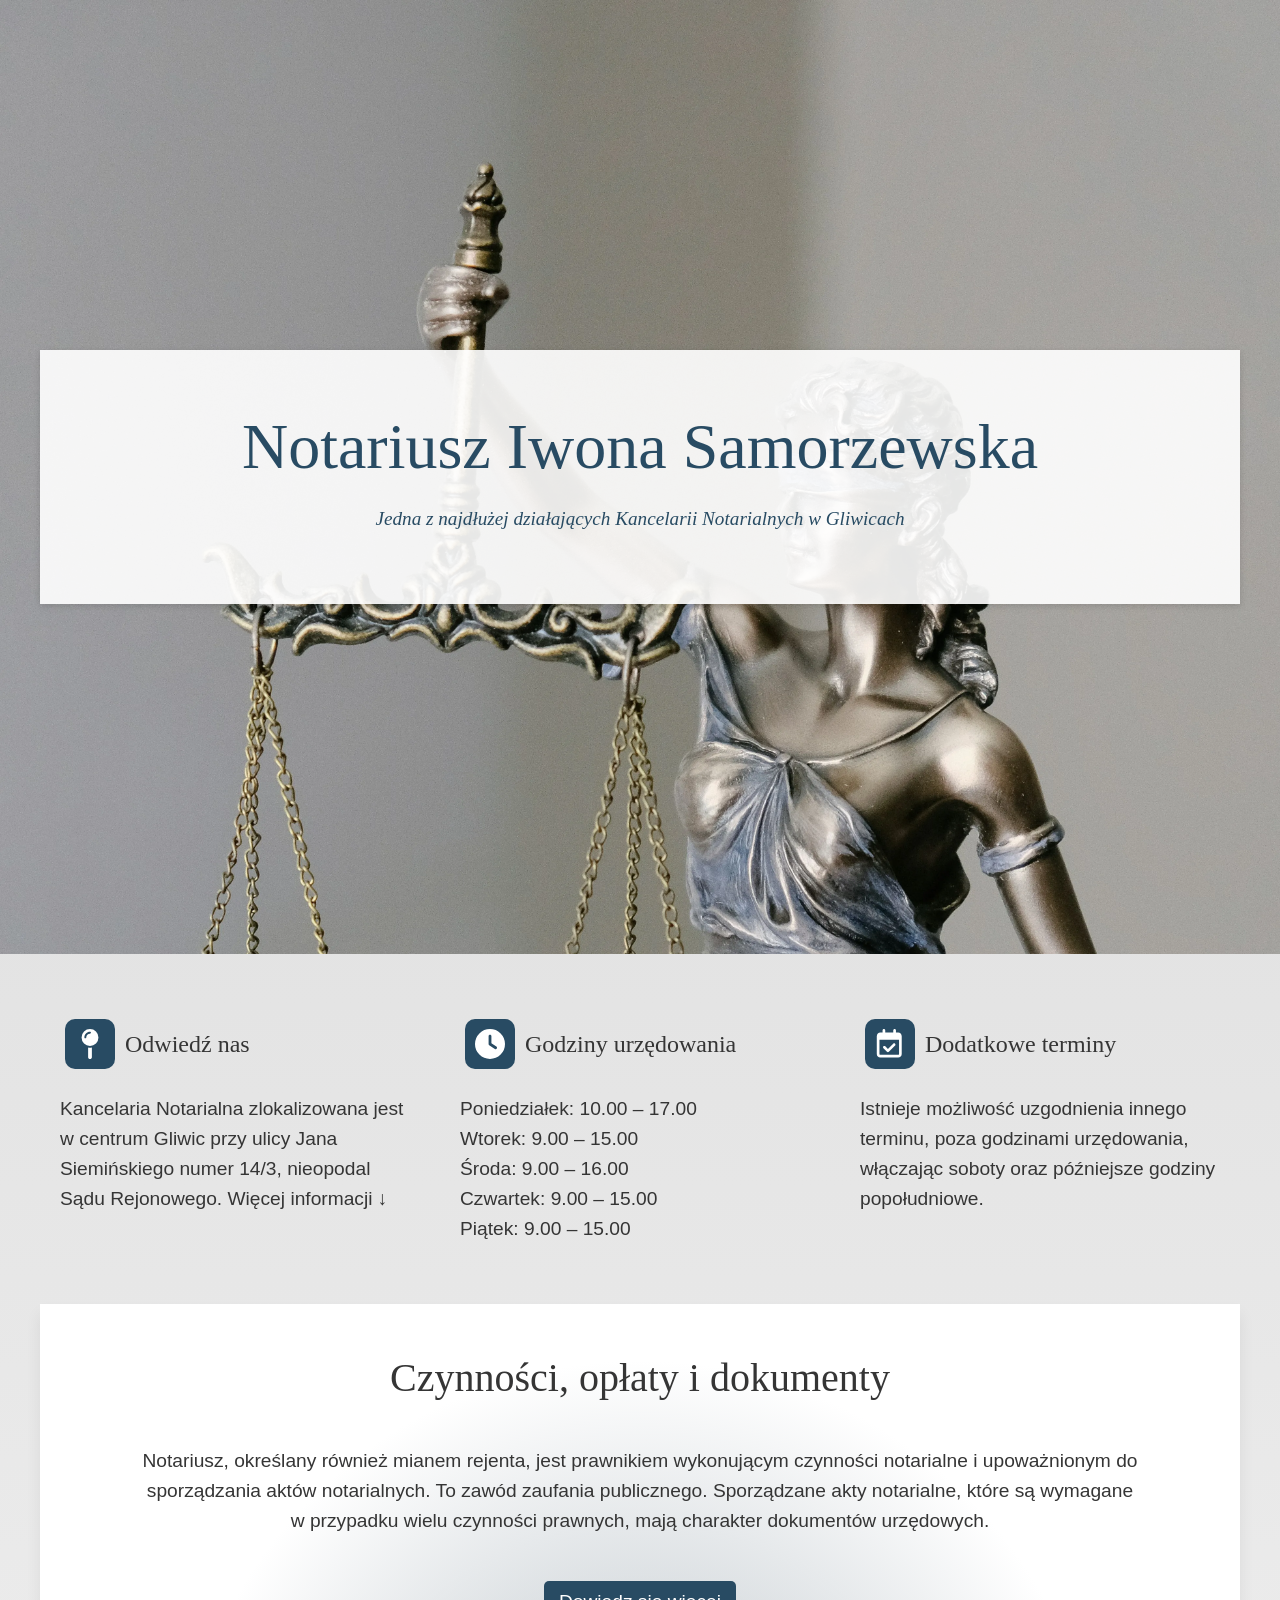
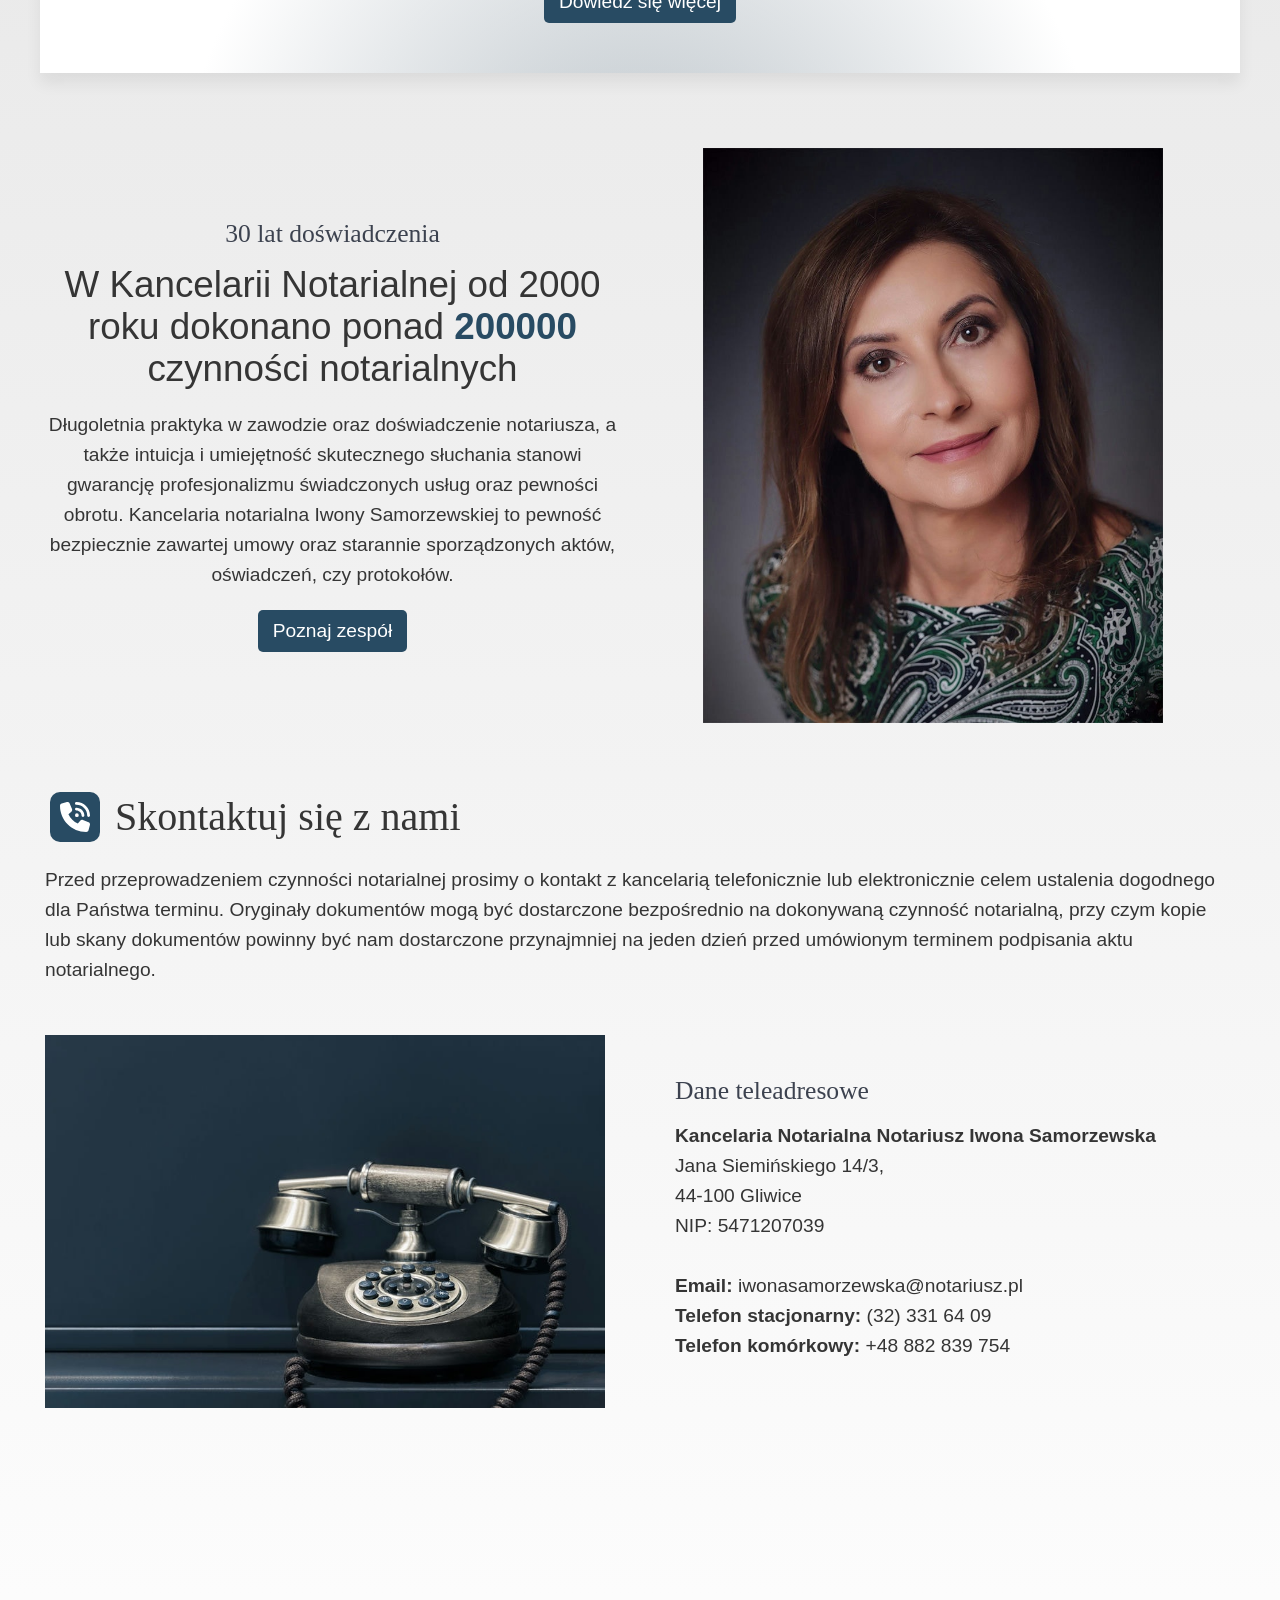
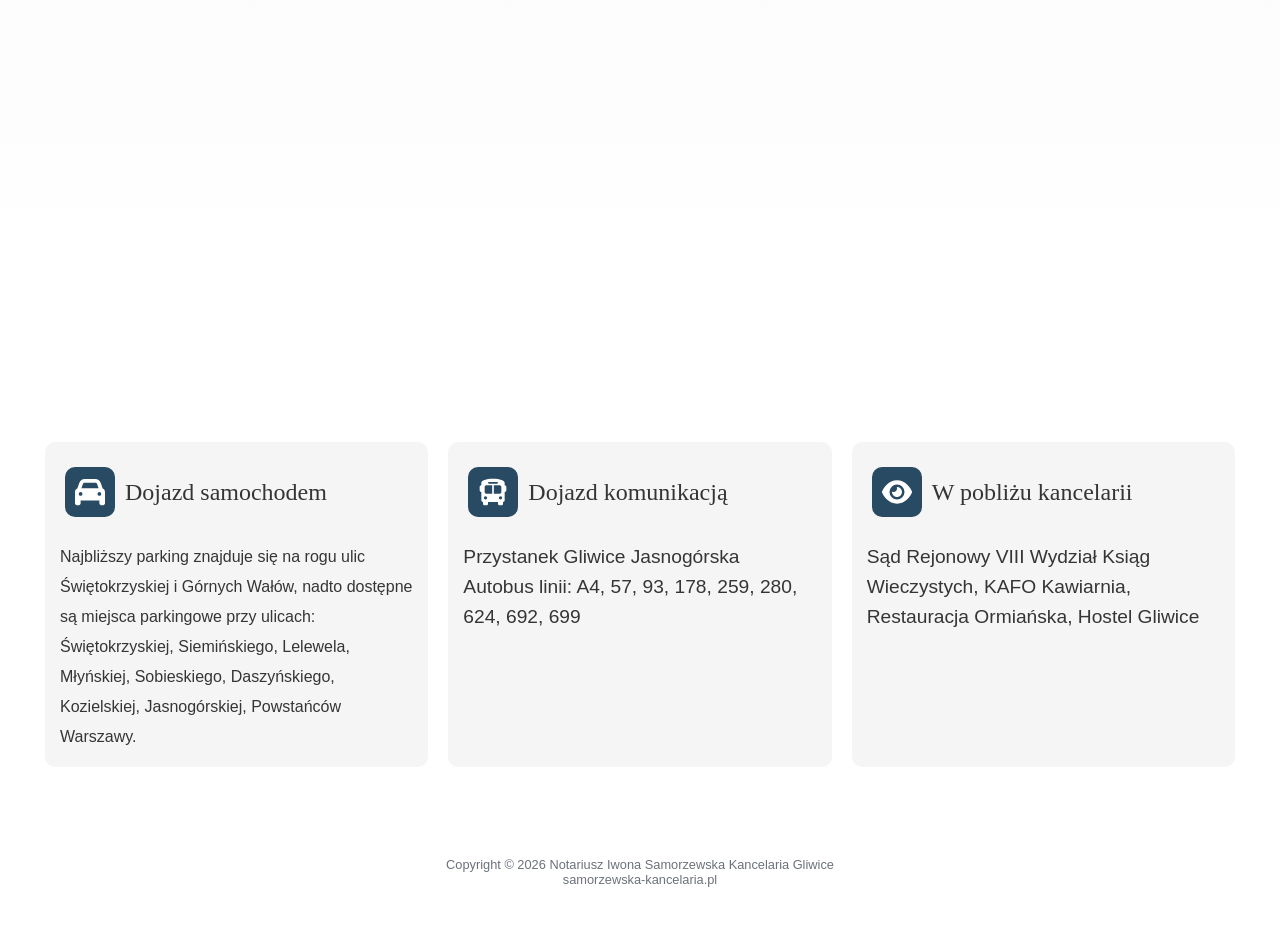
<file: index.html>
<!doctype html>
<html lang="pl">
  <head>
    <meta charset="utf-8" />
    <title>Kancelaria Notarialna Gliwice Notariusz Iwona Samorzewska</title>
    <meta name="viewport" content="width=device-width,initial-scale=1" />
    <meta
      name="description"
      content="Notariusz Gliwice, ul. Siemińskiego 14/3, Kancelaria Notarialna Iwona Samorzewska - Akty, spadki, sprzedaże, darowizny, poświadczenia"
    />
    <link rel="canonical" href="https://samorzewska-kancelaria.pl/" />
    <link rel="icon" type="image/x-icon" href="assets/favicon.ico" />
    <meta property="og:type" content="website" />
    <meta
      property="og:title"
      content="Kancelaria Notarialna Gliwice Notariusz Iwona Samorzewska"
    />
    <meta
      property="og:description"
      content="Notariusz Gliwice, ul. Siemińskiego 14/3, Kancelaria Notarialna Iwona Samorzewska - Akty, spadki, sprzedaże, darowizny, poświadczenia"
    />
    <meta
      property="og:site_name"
      content="Notariusz Gliwice Iwona Samorzewska"
    />
    <meta property="og:url" content="https://samorzewska-kancelaria.pl/" />
    <meta
      property="og:image"
      content="https://samorzewska-kancelaria.pl/assets/iwona_samorzewska_4x5.jpg"
    />
    <meta property="og:image:type" content="image/jpeg" />
    <meta property="og:image:width" content="800" />
    <meta property="og:image:height" content="1000" />
    <meta property="og:locale" content="pl_PL" />
    <meta name="copyright" content="Notariusz Iwona Samorzewska" />
    <meta name="robots" content="index,follow" />
    <script type="application/ld+json">
    {
      "@context": "https://schema.org",
      "@type": "LegalService",
      "name": "Kancelaria Notarialna Notariusz Iwona Samorzewska",
      "url": "https://samorzewska-kancelaria.pl/",
      "telephone": ["+48323316409", "+48882839754"],
      "email": "iwonasamorzewska@notariusz.pl",
      "address": {
        "@type": "PostalAddress",
        "streetAddress": "Jana Siemińskiego 14/3",
        "postalCode": "44-100",
        "addressLocality": "Gliwice",
        "addressCountry": "PL"
      },
      "openingHoursSpecification": [
        {
          "@type": "OpeningHoursSpecification",
          "dayOfWeek": "Monday",
          "opens": "10:00",
          "closes": "17:00"
        },
        {
          "@type": "OpeningHoursSpecification",
          "dayOfWeek": "Tuesday",
          "opens": "09:00",
          "closes": "15:00"
        },
        {
          "@type": "OpeningHoursSpecification",
          "dayOfWeek": "Wednesday",
          "opens": "09:00",
          "closes": "16:00"
        },
        {
          "@type": "OpeningHoursSpecification",
          "dayOfWeek": ["Thursday", "Friday"],
          "opens": "09:00",
          "closes": "15:00"
        }
      ],
      "image": "https://samorzewska-kancelaria.pl/assets/iwona_samorzewska_4x5.jpg"
    }
    </script>
    <link rel="stylesheet" href="./css/style.css" />
  </head>
  <body id="iau9">
    <div id="irz7b" class="gjs-grid-row">
      <div id="iycz3" class="gjs-grid-column">
        <h1 id="irjua" class="gjs-heading">Notariusz Iwona Samorzewska</h1>
        <div id="itndw" class="text-main-content">
          <i id="i432i"
            >Jedna z najdłużej działających Kancelarii Notarialnych w
            Gliwicach</i
          ><br />
        </div>
      </div>
    </div>
    <div id="ioyxg" class="gjs-grid-row">
      <div id="i8w4i" class="gjs-grid-column">
        <div id="i6vc68" class="gjs-grid-row">
          <div id="ikn4ld" class="gjs-grid-column feature-item">
            <div id="inju0h" class="gjs-grid-row">
              <div id="iiixob" class="gjs-grid-column">
                <div
                  data-type-icon
                  id="ie5x2d"
                  class="gjs-icon gjs-feature-icon"
                >
                  <svg height="100%" width="100%" viewBox="0 0 320 512">
                    <path
                      d="M16 144a144 144 0 1 1 288 0A144 144 0 1 1 16 144zM160 80c8.8 0 16-7.2 16-16s-7.2-16-16-16c-53 0-96 43-96 96c0 8.8 7.2 16 16 16s16-7.2 16-16c0-35.3 28.7-64 64-64zM128 480V317.1c10.4 1.9 21.1 2.9 32 2.9s21.6-1 32-2.9V480c0 17.7-14.3 32-32 32s-32-14.3-32-32z"
                    ></path>
                  </svg>
                </div>
              </div>
              <div id="iyng1k" class="gjs-grid-column">
                <h3 id="io3fhf" class="gjs-heading">Odwiedź nas</h3>
              </div>
            </div>
            <div id="iipnnj" class="text-main-content">
              Kancelaria Notarialna zlokalizowana jest w centrum Gliwic przy
              ulicy Jana Siemińskiego numer 14/3, nieopodal Sądu Rejonowego.
              <a
                href="#kontakt"
                id="i1os0a"
                title="Notariusz Gliwice - Kontakt"
                class="gjs-link"
                >Więcej informacji ↓</a
              >
            </div>
          </div>
          <div id="i1bokv" class="gjs-grid-column feature-item">
            <div id="ia7zu9" class="gjs-grid-row">
              <div id="ie5135" class="gjs-grid-column">
                <div
                  data-type-icon
                  id="ij7fmu"
                  class="gjs-icon gjs-feature-icon"
                >
                  <svg viewBox="0 0 512 512">
                    <path
                      d="M256 0a256 256 0 1 1 0 512A256 256 0 1 1 256 0zM232 120V256c0 8 4 15.5 10.7 20l96 64c11 7.4 25.9 4.4 33.3-6.7s4.4-25.9-6.7-33.3L280 243.2V120c0-13.3-10.7-24-24-24s-24 10.7-24 24z"
                    ></path>
                  </svg>
                </div>
              </div>
              <div id="iev1pf" class="gjs-grid-column">
                <h3 id="ia3ny8" class="gjs-heading">Godziny urzędowania</h3>
              </div>
            </div>
            <div id="in6zqk" class="text-main-content">
              Poniedziałek: 10.00 – 17.00<br />Wtorek: 9.00 – 15.00<br />Środa:
              9.00 – 16.00<br />Czwartek: 9.00 – 15.00<br />Piątek: 9.00 – 15.00
            </div>
          </div>
          <div id="icxbyd" class="gjs-grid-column feature-item">
            <div id="inkpuw" class="gjs-grid-row">
              <div id="iwgl8h" class="gjs-grid-column">
                <div
                  data-type-icon
                  id="ixpuwy"
                  class="gjs-icon gjs-feature-icon"
                >
                  <svg height="95%" width="95%" viewBox="0 0 448 512">
                    <path
                      d="M128 0c13.3 0 24 10.7 24 24V64H296V24c0-13.3 10.7-24 24-24s24 10.7 24 24V64h40c35.3 0 64 28.7 64 64v16 48V448c0 35.3-28.7 64-64 64H64c-35.3 0-64-28.7-64-64V192 144 128C0 92.7 28.7 64 64 64h40V24c0-13.3 10.7-24 24-24zM400 192H48V448c0 8.8 7.2 16 16 16H384c8.8 0 16-7.2 16-16V192zM329 297L217 409c-9.4 9.4-24.6 9.4-33.9 0l-64-64c-9.4-9.4-9.4-24.6 0-33.9s24.6-9.4 33.9 0l47 47 95-95c9.4-9.4 24.6-9.4 33.9 0s9.4 24.6 0 33.9z"
                    ></path>
                  </svg>
                </div>
              </div>
              <div id="iou8wk" class="gjs-grid-column">
                <h3 id="iiwuk6" class="gjs-heading">
                  Dodatkowe terminy
                </h3>
              </div>
            </div>
            <div id="iyznvm" class="text-main-content">
              Istnieje możliwość uzgodnienia innego terminu, poza godzinami
              urzędowania, włączając soboty oraz późniejsze godziny
              popołudniowe.
            </div>
          </div>
        </div>
      </div>
    </div>
    <div id="iz29ek" class="gjs-grid-row">
      <div id="ik2rdi" class="gjs-grid-column">
        <h2 id="i83vu9" class="gjs-heading">Czynności, opłaty i dokumenty</h2>
        <div id="in201n" class="text-main-content">
          Notariusz, określany również mianem rejenta, jest prawnikiem
          wykonującym czynności notarialne i upoważnionym do sporządzania aktów
          notarialnych. To zawód zaufania publicznego. Sporządzane akty
          notarialne, które są wymagane w przypadku wielu czynności prawnych,
          mają charakter dokumentów urzędowych.<br />
        </div>
        <a href="dokumenty.html" id="iszhx2" class="gjs-button"
          >Dowiedz się więcej</a
        >
      </div>
    </div>
    <div id="iy3gvg" class="gjs-grid-row">
      <div id="ic14th" class="gjs-grid-column">
        <div id="i3pixy" class="gjs-grid-row">
          <div id="i43nxt" class="gjs-grid-column">
            <h4 id="i07x4i" class="gjs-heading gjs-text-blue">
              30 lat doświadczenia
            </h4>
            <h2 id="iso4pj" class="gjs-heading">
              W Kancelarii Notarialnej od 2000 roku dokonano ponad
              <span id="ig8kqv">200000</span> czynności notarialnych
            </h2>
            <div id="i1wssf" class="text-main-content">
              Długoletnia praktyka w zawodzie oraz doświadczenie notariusza, a
              także intuicja i umiejętność skutecznego słuchania stanowi
              gwarancję profesjonalizmu świadczonych usług oraz pewności obrotu.
              Kancelaria notarialna Iwony Samorzewskiej to pewność bezpiecznie
              zawartej umowy oraz starannie sporządzonych aktów, oświadczeń, czy
              protokołów.
            </div>
            <a id="iwgwt5" href="zespol.html" class="gjs-button"
              >Poznaj zespół</a
            >
          </div>
          <div id="i6sl0p" class="gjs-grid-column feature-item">
            <img
              id="if8xew"
              alt="Notariusz Iwona Samorzewska"
              src="assets/iwona_samorzewska_4x5.jpg"
              loading="lazy"
            />
          </div>
        </div>
      </div>
    </div>
    <div id="feature-section" class="gjs-grid-row">
      <div id="imymf" class="gjs-grid-column">
        <div id="ib541" class="gjs-grid-row">
          <div id="iepks" class="gjs-grid-column">
            <div id="iu48d7" class="gjs-grid-row">
              <div id="iwveu3" class="gjs-grid-column">
                <div
                  data-type-icon
                  id="imnaog"
                  class="gjs-icon gjs-feature-icon"
                >
                  <svg viewBox="0 0 512 512">
                    <path
                      d="M280 0C408.1 0 512 103.9 512 232c0 13.3-10.7 24-24 24s-24-10.7-24-24c0-101.6-82.4-184-184-184c-13.3 0-24-10.7-24-24s10.7-24 24-24zm8 192a32 32 0 1 1 0 64 32 32 0 1 1 0-64zm-32-72c0-13.3 10.7-24 24-24c75.1 0 136 60.9 136 136c0 13.3-10.7 24-24 24s-24-10.7-24-24c0-48.6-39.4-88-88-88c-13.3 0-24-10.7-24-24zM117.5 1.4c19.4-5.3 39.7 4.6 47.4 23.2l40 96c6.8 16.3 2.1 35.2-11.6 46.3L144 207.3c33.3 70.4 90.3 127.4 160.7 160.7L345 318.7c11.2-13.7 30-18.4 46.3-11.6l96 40c18.6 7.7 28.5 28 23.2 47.4l-24 88C481.8 499.9 466 512 448 512C200.6 512 0 311.4 0 64C0 46 12.1 30.2 29.5 25.4l88-24z"
                    ></path>
                  </svg>
                </div>
              </div>
              <div id="ijqs14" class="gjs-grid-column">
                <h2 id="iw0j2l" class="gjs-heading">Skontaktuj się z nami</h2>
              </div>
            </div>
            <div id="i6fjjy" class="text-main-content">
              Przed przeprowadzeniem czynności notarialnej prosimy o kontakt z
              kancelarią telefonicznie lub elektronicznie celem ustalenia
              dogodnego dla Państwa terminu. Oryginały dokumentów mogą być
              dostarczone bezpośrednio na dokonywaną czynność notarialną, przy
              czym kopie lub skany dokumentów powinny być nam dostarczone
              przynajmniej na jeden dzień przed umówionym terminem podpisania
              aktu notarialnego.<br />
            </div>
          </div>
        </div>
        <div id="icwz5z" class="gjs-grid-row">
          <div class="gjs-grid-column">
            <img src="assets/phone.jpg" id="ipxmyp" alt="Telefon" loading="lazy" />
          </div>
          <div id="i1x47v" class="gjs-grid-column">
            <h4 id="iafzgg" class="gjs-heading gjs-text-blue">
              Dane teleadresowe
            </h4>
            <div id="kontakt" title="Kontakt" class="text-main-content">
              <b>Kancelaria Notarialna Notariusz Iwona Samorzewska</b><br />Jana
              Siemińskiego 14/3, <br />44-100 Gliwice<br />NIP: 5471207039<br /><br /><b
                >Email:</b
              >
              <a
                href="mailto:iwonasamorzewska@notariusz.pl?subject=Zapytanie ze strony internetowej"
                id="if8kny"
                title="Samorzewska Notariusz Gliwice"
                class="gjs-link"
                >iwonasamorzewska@notariusz.pl</a
              ><br /><b>Telefon stacjonarny:</b>
              <a href="tel:323316409" title="Zadzwoń teraz" class="gjs-link"
                >(32) 331 64 09</a
              ><br /><b>Telefon komórkowy:</b>
              <a href="tel:+48882839754" title="Zadzwoń teraz" class="gjs-link"
                >+48 882 839 754</a
              >
            </div>
          </div>
        </div>
      </div>
    </div>
    <div id="testimonial-section" class="gjs-grid-row">
      <div id="infwen" class="gjs-grid-column">
        <iframe
          frameborder="0"
          id="iko0tr"
          src="https://maps.google.com/maps?&q=samorzewska kancelaria, 44-100 Gliwice&z=15&t=q&output=embed"
        ></iframe>
      </div>
    </div>
    <div id="i3wzvd" class="gjs-grid-row">
      <div id="i893as" class="gjs-grid-column">
        <div id="i2trwh" class="gjs-grid-row">
          <div id="imc34h" class="gjs-grid-column feature-item">
            <div id="i92jei" class="gjs-grid-row">
              <div id="ilstbv" class="gjs-grid-column">
                <div
                  data-type-icon
                  id="i6m3ug"
                  class="gjs-icon gjs-feature-icon"
                >
                  <svg viewBox="0 0 512 512">
                    <path
                      d="M135.2 117.4L109.1 192H402.9l-26.1-74.6C372.3 104.6 360.2 96 346.6 96H165.4c-13.6 0-25.7 8.6-30.2 21.4zM39.6 196.8L74.8 96.3C88.3 57.8 124.6 32 165.4 32H346.6c40.8 0 77.1 25.8 90.6 64.3l35.2 100.5c23.2 9.6 39.6 32.5 39.6 59.2V400v48c0 17.7-14.3 32-32 32H448c-17.7 0-32-14.3-32-32V400H96v48c0 17.7-14.3 32-32 32H32c-17.7 0-32-14.3-32-32V400 256c0-26.7 16.4-49.6 39.6-59.2zM128 288a32 32 0 1 0 -64 0 32 32 0 1 0 64 0zm288 32a32 32 0 1 0 0-64 32 32 0 1 0 0 64z"
                    ></path>
                  </svg>
                </div>
              </div>
              <div id="iz9nbk" class="gjs-grid-column">
                <h3 id="i9slge" class="gjs-heading">Dojazd samochodem</h3>
              </div>
            </div>
            <div id="im99va" class="text-main-content">
              Najbliższy parking znajduje się na rogu ulic Świętokrzyskiej i
              Górnych Wałów, nadto dostępne są miejsca parkingowe przy ulicach:
              Świętokrzyskiej, Siemińskiego, Lelewela, Młyńskiej, Sobieskiego,
              Daszyńskiego, Kozielskiej, Jasnogórskiej, Powstańców Warszawy.
            </div>
          </div>
          <div id="it7rvf" class="gjs-grid-column feature-item">
            <div id="iq52ki" class="gjs-grid-row">
              <div id="iixhp3" class="gjs-grid-column">
                <div
                  data-type-icon
                  id="iaaw5b"
                  class="gjs-icon gjs-feature-icon"
                >
                  <svg height="100%" width="100%" viewBox="0 0 576 512">
                    <path
                      d="M288 0C422.4 0 512 35.2 512 80V96l0 32c17.7 0 32 14.3 32 32v64c0 17.7-14.3 32-32 32l0 160c0 17.7-14.3 32-32 32v32c0 17.7-14.3 32-32 32H416c-17.7 0-32-14.3-32-32V448H192v32c0 17.7-14.3 32-32 32H128c-17.7 0-32-14.3-32-32l0-32c-17.7 0-32-14.3-32-32l0-160c-17.7 0-32-14.3-32-32V160c0-17.7 14.3-32 32-32h0V96h0V80C64 35.2 153.6 0 288 0zM128 160v96c0 17.7 14.3 32 32 32H272V128H160c-17.7 0-32 14.3-32 32zM304 288H416c17.7 0 32-14.3 32-32V160c0-17.7-14.3-32-32-32H304V288zM144 400a32 32 0 1 0 0-64 32 32 0 1 0 0 64zm288 0a32 32 0 1 0 0-64 32 32 0 1 0 0 64zM384 80c0-8.8-7.2-16-16-16H208c-8.8 0-16 7.2-16 16s7.2 16 16 16H368c8.8 0 16-7.2 16-16z"
                    ></path>
                  </svg>
                </div>
              </div>
              <div id="iw6r2l" class="gjs-grid-column">
                <h3 id="ikkn52" class="gjs-heading">Dojazd komunikacją</h3>
              </div>
            </div>
            <div id="i20wmw" class="text-main-content">
              Przystanek Gliwice Jasnogórska<br />Autobus linii: A4, 57, 93,
              178, 259, 280, 624, 692, 699
            </div>
          </div>
          <div id="ikp7jg" class="gjs-grid-column feature-item">
            <div id="ig61dq" class="gjs-grid-row">
              <div id="i0eq8l" class="gjs-grid-column">
                <div
                  data-type-icon
                  id="i9x5qd"
                  class="gjs-icon gjs-feature-icon"
                >
                  <svg height="100%" width="100%" viewBox="0 0 576 512">
                    <path
                      d="M288 32c-80.8 0-145.5 36.8-192.6 80.6C48.6 156 17.3 208 2.5 243.7c-3.3 7.9-3.3 16.7 0 24.6C17.3 304 48.6 356 95.4 399.4C142.5 443.2 207.2 480 288 480s145.5-36.8 192.6-80.6c46.8-43.5 78.1-95.4 93-131.1c3.3-7.9 3.3-16.7 0-24.6c-14.9-35.7-46.2-87.7-93-131.1C433.5 68.8 368.8 32 288 32zM144 256a144 144 0 1 1 288 0 144 144 0 1 1 -288 0zm144-64c0 35.3-28.7 64-64 64c-7.1 0-13.9-1.2-20.3-3.3c-5.5-1.8-11.9 1.6-11.7 7.4c.3 6.9 1.3 13.8 3.2 20.7c13.7 51.2 66.4 81.6 117.6 67.9s81.6-66.4 67.9-117.6c-11.1-41.5-47.8-69.4-88.6-71.1c-5.8-.2-9.2 6.1-7.4 11.7c2.1 6.4 3.3 13.2 3.3 20.3z"
                    ></path>
                  </svg>
                </div>
              </div>
              <div id="ihusx2" class="gjs-grid-column">
                <h3 id="i344xj" class="gjs-heading">W pobliżu kancelarii</h3>
              </div>
            </div>
            <div id="idzgiq" class="text-main-content">
              Sąd Rejonowy VIII Wydział Ksiąg Wieczystych, KAFO Kawiarnia,
              Restauracja Ormiańska, Hostel Gliwice
            </div>
          </div>
        </div>
      </div>
    </div>
    <section id="i3zyr9" class="gjs-section">
      <div id="izuaeu" class="gjs-container"></div>
    </section>
    <div id="iv3be5" class="gjs-grid-row">
      <div id="ilriti" class="gjs-grid-column">
        <div id="it6g1v" class="gjs-text-blue">
          Copyright © 2026 <a
            href="https://samorzewska-kancelaria.pl/"
            id="i9zfek"
            title="Kancelaria Samorzewska Notariusz "
            class="gjs-link"
            >Notariusz</a
          >
          Iwona Samorzewska Kancelaria Gliwice<br /><a
            href="https://samorzewska-kancelaria.pl/"
            id="i3vrya"
            class="gjs-link"
            >samorzewska-kancelaria.pl</a
          >
        </div>
      </div>
    </div>
  </body>
</html>
</file>
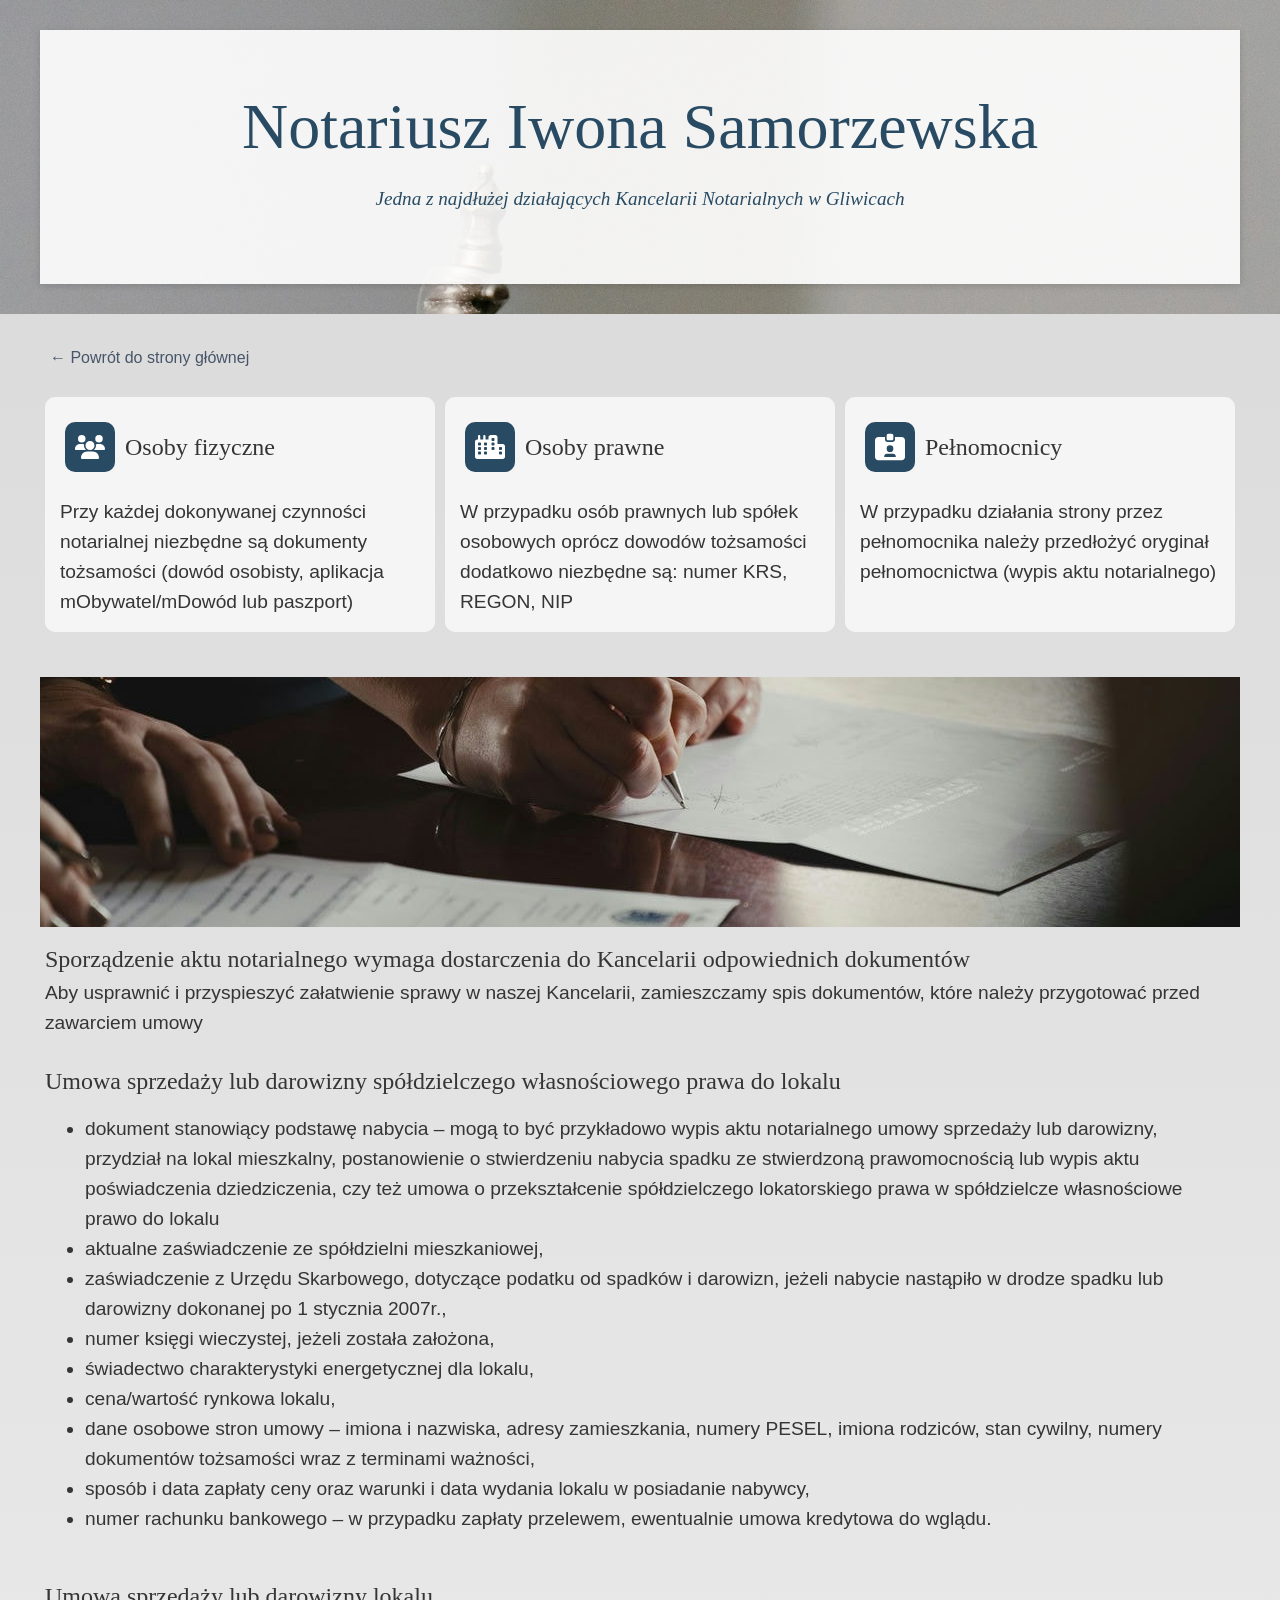
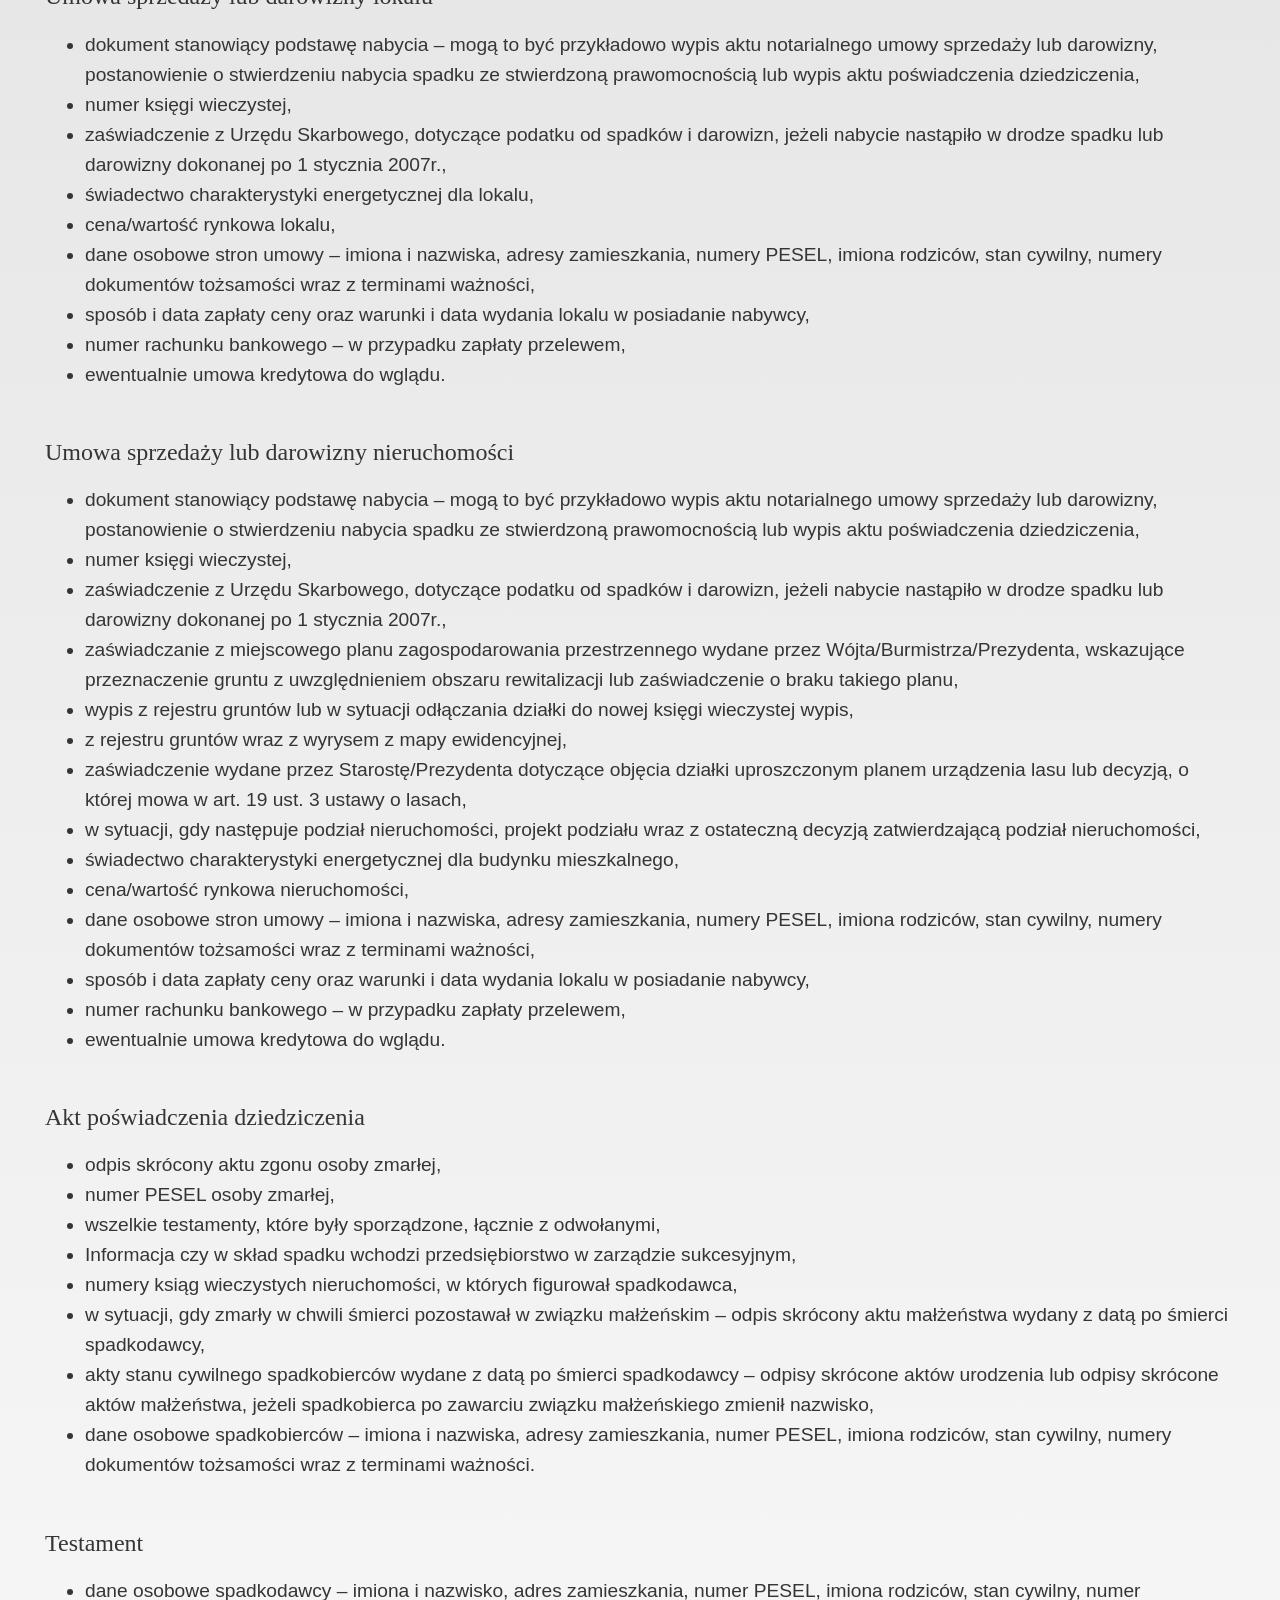
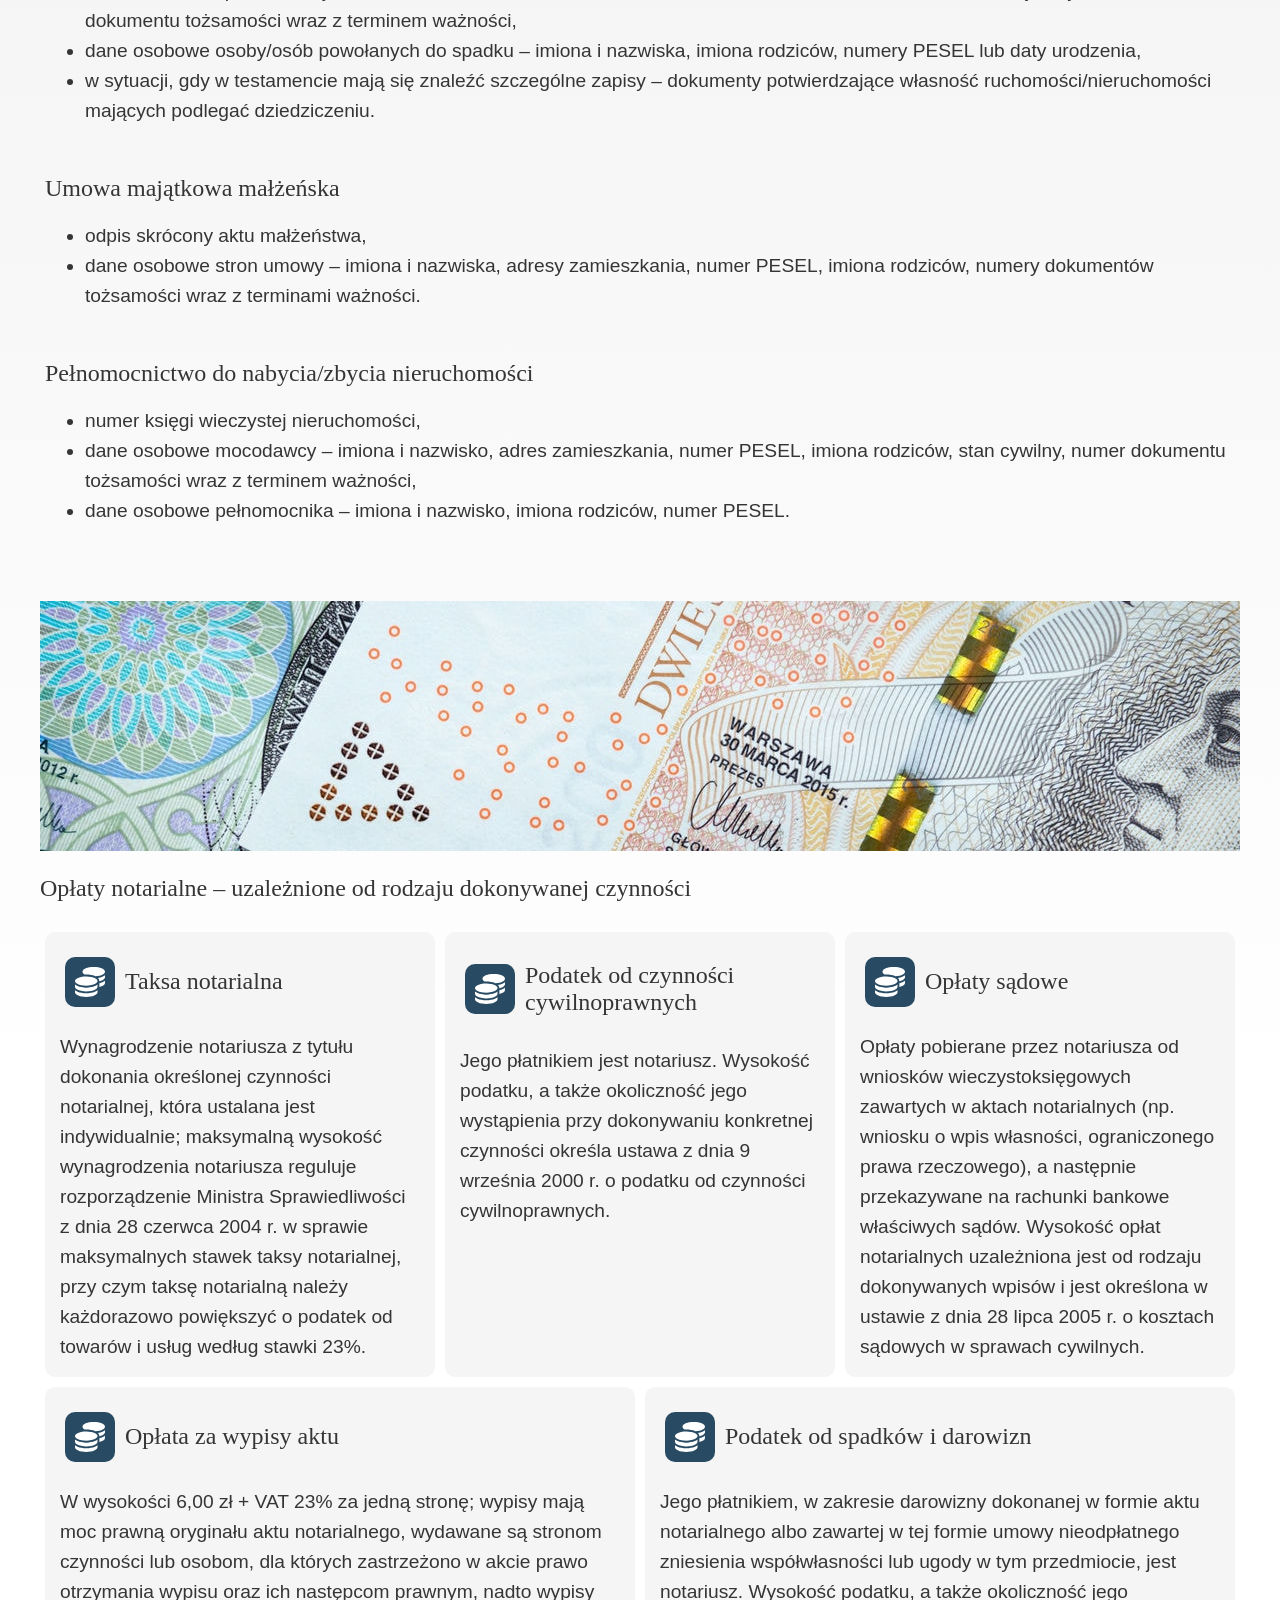
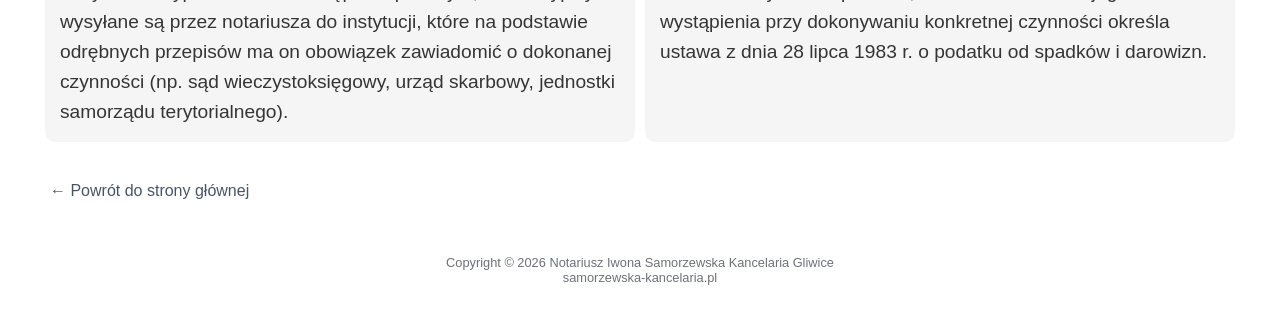
<file: dokumenty.html>
<!doctype html>
<html lang="pl">
  <head>
    <meta charset="utf-8" />
    <title>Niezbędne dokumenty - Notariusz Gliwice Iwona Samorzewska</title>
    <meta name="viewport" content="width=device-width,initial-scale=1" />
    <meta
      name="description"
      content="Dokumenty niezbędne w Kancelarii Notarialnej Iwony Samorzewskiej, Notariusz Gliwice, ul. Siemińskiego 14/3 - Akty, spadki, sprzedaże, darowizny, poświadczenia"
    />
    <link
      rel="canonical"
      href="https://samorzewska-kancelaria.pl/dokumenty.html"
    />
    <link rel="icon" type="image/x-icon" href="assets/favicon.ico" />
    <meta property="og:type" content="website" />
    <meta
      property="og:title"
      content="Niezbędne dokumenty - Notariusz Gliwice Iwona Samorzewska"
    />
    <meta
      property="og:description"
      content="Dokumenty niezbędne w Kancelarii Notarialnej Iwony Samorzewskiej, Notariusz Gliwice, ul. Siemińskiego 14/3 - Akty, spadki, sprzedaże, darowizny, poświadczenia"
    />
    <meta
      property="og:site_name"
      content="Notariusz Gliwice Iwona Samorzewska"
    />
    <meta
      property="og:url"
      content="https://samorzewska-kancelaria.pl/dokumenty.html"
    />
    <meta
      property="og:image"
      content="https://samorzewska-kancelaria.pl/assets/iwona_samorzewska_4x5.jpg"
    />
    <meta property="og:image:type" content="image/jpeg" />
    <meta property="og:image:width" content="800" />
    <meta property="og:image:height" content="1000" />
    <meta property="og:locale" content="pl_PL" />
    <meta name="copyright" content="Notariusz Iwona Samorzewska" />
    <meta name="robots" content="index,follow" />
    <link rel="stylesheet" href="./css/style.css" />
  </head>
  <body id="ik2rdj">
    <div id="i5jj3f" class="gjs-grid-row">
      <div id="i0w288" class="gjs-grid-column">
        <h1 id="ixpxmy" class="gjs-heading">Notariusz Iwona Samorzewska</h1>
        <div id="iohgij" class="text-main-content">
          <i id="i6ajej"
            >Jedna z najdłużej działających Kancelarii Notarialnych w
            Gliwicach</i
          ><br />
        </div>
      </div>
    </div>
    <div id="iexyea" class="gjs-grid-row">
      <div id="i29bvd" class="gjs-grid-column">
        <a
          id="iiqbwk"
          href="https://samorzewska-kancelaria.pl/"
          title="Notariusz Gliwice Iwona Samorzewska"
          class="gjs-link"
          >← Powrót do strony głównej</a
        >
        <div id="i2q014" class="gjs-grid-row">
          <div id="im5nax" class="gjs-grid-column feature-item">
            <div id="iqbnbg" class="gjs-grid-row">
              <div id="iic2tn" class="gjs-grid-column">
                <div
                  data-type-icon
                  id="i4khwd"
                  class="gjs-icon gjs-feature-icon"
                >
                  <svg height="100%" width="100%" viewBox="0 0 640 512">
                    <path
                      d="M144 0a80 80 0 1 1 0 160A80 80 0 1 1 144 0zM512 0a80 80 0 1 1 0 160A80 80 0 1 1 512 0zM0 298.7C0 239.8 47.8 192 106.7 192h42.7c15.9 0 31 3.5 44.6 9.7c-1.3 7.2-1.9 14.7-1.9 22.3c0 38.2 16.8 72.5 43.3 96c-.2 0-.4 0-.7 0H21.3C9.6 320 0 310.4 0 298.7zM405.3 320c-.2 0-.4 0-.7 0c26.6-23.5 43.3-57.8 43.3-96c0-7.6-.7-15-1.9-22.3c13.6-6.3 28.7-9.7 44.6-9.7h42.7C592.2 192 640 239.8 640 298.7c0 11.8-9.6 21.3-21.3 21.3H405.3zM224 224a96 96 0 1 1 192 0 96 96 0 1 1 -192 0zM128 485.3C128 411.7 187.7 352 261.3 352H378.7C452.3 352 512 411.7 512 485.3c0 14.7-11.9 26.7-26.7 26.7H154.7c-14.7 0-26.7-11.9-26.7-26.7z"
                    ></path>
                  </svg>
                </div>
              </div>
              <div id="iggz9a" class="gjs-grid-column">
                <h3 id="iss1wt" class="gjs-heading">Osoby fizyczne</h3>
              </div>
            </div>
            <div id="is8x5k" class="text-main-content">
              Przy każdej dokonywanej czynności notarialnej niezbędne są
              dokumenty tożsamości (dowód osobisty, aplikacja mObywatel/mDowód
              lub paszport)
            </div>
          </div>
          <div id="idgiq5" class="gjs-grid-column feature-item">
            <div id="i2cf8l" class="gjs-grid-row">
              <div id="ia1gti" class="gjs-grid-column">
                <div
                  data-type-icon
                  id="ibpsbn"
                  class="gjs-icon gjs-feature-icon"
                >
                  <svg height="100%" width="100%" viewBox="0 0 640 512">
                    <path
                      d="M480 48c0-26.5-21.5-48-48-48H336c-26.5 0-48 21.5-48 48V96H224V24c0-13.3-10.7-24-24-24s-24 10.7-24 24V96H112V24c0-13.3-10.7-24-24-24S64 10.7 64 24V96H48C21.5 96 0 117.5 0 144v96V464c0 26.5 21.5 48 48 48H304h32 96H592c26.5 0 48-21.5 48-48V240c0-26.5-21.5-48-48-48H480V48zm96 320v32c0 8.8-7.2 16-16 16H528c-8.8 0-16-7.2-16-16V368c0-8.8 7.2-16 16-16h32c8.8 0 16 7.2 16 16zM240 416H208c-8.8 0-16-7.2-16-16V368c0-8.8 7.2-16 16-16h32c8.8 0 16 7.2 16 16v32c0 8.8-7.2 16-16 16zM128 400c0 8.8-7.2 16-16 16H80c-8.8 0-16-7.2-16-16V368c0-8.8 7.2-16 16-16h32c8.8 0 16 7.2 16 16v32zM560 256c8.8 0 16 7.2 16 16v32c0 8.8-7.2 16-16 16H528c-8.8 0-16-7.2-16-16V272c0-8.8 7.2-16 16-16h32zM256 176v32c0 8.8-7.2 16-16 16H208c-8.8 0-16-7.2-16-16V176c0-8.8 7.2-16 16-16h32c8.8 0 16 7.2 16 16zM112 160c8.8 0 16 7.2 16 16v32c0 8.8-7.2 16-16 16H80c-8.8 0-16-7.2-16-16V176c0-8.8 7.2-16 16-16h32zM256 304c0 8.8-7.2 16-16 16H208c-8.8 0-16-7.2-16-16V272c0-8.8 7.2-16 16-16h32c8.8 0 16 7.2 16 16v32zM112 320H80c-8.8 0-16-7.2-16-16V272c0-8.8 7.2-16 16-16h32c8.8 0 16 7.2 16 16v32c0 8.8-7.2 16-16 16zm304-48v32c0 8.8-7.2 16-16 16H368c-8.8 0-16-7.2-16-16V272c0-8.8 7.2-16 16-16h32c8.8 0 16 7.2 16 16zM400 64c8.8 0 16 7.2 16 16v32c0 8.8-7.2 16-16 16H368c-8.8 0-16-7.2-16-16V80c0-8.8 7.2-16 16-16h32zm16 112v32c0 8.8-7.2 16-16 16H368c-8.8 0-16-7.2-16-16V176c0-8.8 7.2-16 16-16h32c8.8 0 16 7.2 16 16z"
                    ></path>
                  </svg>
                </div>
              </div>
              <div id="i22dgq" class="gjs-grid-column">
                <h3 id="iyhp32" class="gjs-heading">Osoby prawne</h3>
              </div>
            </div>
            <div id="ixw6g6" class="text-main-content">
              W przypadku osób prawnych lub spółek osobowych oprócz dowodów
              tożsamości dodatkowo niezbędne są: numer KRS, REGON, NIP
            </div>
          </div>
          <div id="iswxen" class="gjs-grid-column feature-item">
            <div id="ihjgkz" class="gjs-grid-row">
              <div id="iqavu9" class="gjs-grid-column">
                <div
                  data-type-icon
                  id="i2umto"
                  class="gjs-icon gjs-feature-icon"
                >
                  <svg height="100%" width="100%" viewBox="0 0 576 512">
                    <path
                      d="M256 0h64c17.7 0 32 14.3 32 32V96c0 17.7-14.3 32-32 32H256c-17.7 0-32-14.3-32-32V32c0-17.7 14.3-32 32-32zM64 64H192v48c0 26.5 21.5 48 48 48h96c26.5 0 48-21.5 48-48V64H512c35.3 0 64 28.7 64 64V448c0 35.3-28.7 64-64 64H64c-35.3 0-64-28.7-64-64V128C0 92.7 28.7 64 64 64zM176 437.3c0 5.9 4.8 10.7 10.7 10.7H389.3c5.9 0 10.7-4.8 10.7-10.7c0-29.5-23.9-53.3-53.3-53.3H229.3c-29.5 0-53.3 23.9-53.3 53.3zM288 352a64 64 0 1 0 0-128 64 64 0 1 0 0 128z"
                    ></path>
                  </svg>
                </div>
              </div>
              <div id="i2gkdi" class="gjs-grid-column">
                <h3 id="i0umzo" class="gjs-heading">
                  Pełnomocnicy
                </h3>
              </div>
            </div>
            <div id="it0km1" class="text-main-content">
              W przypadku działania strony przez pełnomocnika należy przedłożyć
              oryginał pełnomocnictwa (wypis aktu notarialnego)
            </div>
          </div>
        </div>
      </div>
    </div>
    <section id="i62ur6" class="gjs-section">
      <div id="ih1apo" class="gjs-container">
        <img id="id1c1h" src="assets/documents_banner.jpg" alt="Dokumenty niezbędne w kancelarii notarialnej" loading="lazy" />
        <div id="iml9qb" class="gjs-grid-row">
          <div id="ins9yj" class="gjs-grid-column">
            <h2 id="i10xll" class="gjs-heading">
              Sporządzenie aktu notarialnego wymaga dostarczenia do Kancelarii
              odpowiednich dokumentów
            </h2>
            <div id="igicdo" class="text-main-content">
              Aby usprawnić i przyspieszyć załatwienie sprawy w naszej
              Kancelarii, zamieszczamy spis dokumentów, które należy przygotować
              przed zawarciem umowy
            </div>
          </div>
        </div>
        <div id="i0w9uv" class="gjs-grid-row">
          <div id="ibb8dh" class="gjs-grid-column">
            <h2 id="isx4h6" class="gjs-heading">
              Umowa sprzedaży lub darowizny spółdzielczego własnościowego prawa
              do lokalu
            </h2>
            <div id="icjnet">
              <ul id="id95ce">
                <li id="i3zxpu">
                  dokument stanowiący podstawę nabycia – mogą to być przykładowo
                  wypis aktu notarialnego umowy sprzedaży lub darowizny,
                  przydział na lokal mieszkalny, postanowienie o stwierdzeniu
                  nabycia spadku ze stwierdzoną prawomocnością lub wypis aktu
                  poświadczenia dziedziczenia, czy też umowa o przekształcenie
                  spółdzielczego lokatorskiego prawa w spółdzielcze własnościowe
                  prawo do lokalu
                </li>
                <li id="i1fdza">
                  aktualne zaświadczenie ze spółdzielni mieszkaniowej,
                </li>
                <li id="iokc7e">
                  zaświadczenie z Urzędu Skarbowego, dotyczące podatku od
                  spadków i darowizn, jeżeli nabycie nastąpiło w drodze spadku
                  lub darowizny dokonanej po 1 stycznia 2007r.,
                </li>
                <li id="i6h5xr">
                  numer księgi wieczystej, jeżeli została założona,
                </li>
                <li id="i5t04s">
                  świadectwo charakterystyki energetycznej dla lokalu,
                </li>
                <li id="ibtpdt">cena/wartość rynkowa lokalu,</li>
                <li id="iyspkw">
                  dane osobowe stron umowy – imiona i nazwiska, adresy
                  zamieszkania, numery PESEL, imiona rodziców, stan cywilny,
                  numery dokumentów tożsamości wraz z terminami ważności,
                </li>
                <li id="ic9jtd">
                  sposób i data zapłaty ceny oraz warunki i data wydania lokalu
                  w posiadanie nabywcy,
                </li>
                <li id="ikdfjx">
                  numer rachunku bankowego – w przypadku zapłaty przelewem,
                  ewentualnie umowa kredytowa do wglądu.
                </li>
              </ul>
            </div>
          </div>
        </div>
        <div id="i1q681" class="gjs-grid-row">
          <div id="ifsblr" class="gjs-grid-column">
            <h2 id="is8yl2" class="gjs-heading">
              Umowa sprzedaży lub darowizny lokalu
            </h2>
            <div id="i4kxvj">
              <ul id="imcwqo">
                <li id="itiskm">
                  dokument stanowiący podstawę nabycia – mogą to być przykładowo
                  wypis aktu notarialnego umowy sprzedaży lub darowizny,
                  postanowienie o stwierdzeniu nabycia spadku ze stwierdzoną
                  prawomocnością lub wypis aktu poświadczenia dziedziczenia,
                </li>
                <li id="ig1keh">numer księgi wieczystej,</li>
                <li id="ied5q7">
                  zaświadczenie z Urzędu Skarbowego, dotyczące podatku od
                  spadków i darowizn, jeżeli nabycie nastąpiło w drodze spadku
                  lub darowizny dokonanej po 1 stycznia 2007r.,
                </li>
                <li id="ije90h">
                  świadectwo charakterystyki energetycznej dla lokalu,
                </li>
                <li id="iiss2m">cena/wartość rynkowa lokalu,</li>
                <li id="iyc54n">
                  dane osobowe stron umowy – imiona i nazwiska, adresy
                  zamieszkania, numery PESEL, imiona rodziców, stan cywilny,
                  numery dokumentów tożsamości wraz z terminami ważności,
                </li>
                <li id="igk7bi">
                  sposób i data zapłaty ceny oraz warunki i data wydania lokalu
                  w posiadanie nabywcy,
                </li>
                <li id="irbukj">
                  numer rachunku bankowego – w przypadku zapłaty przelewem,
                </li>
                <li id="i311lr">ewentualnie umowa kredytowa do wglądu.</li>
              </ul>
            </div>
          </div>
        </div>
        <div id="iymjcj" class="gjs-grid-row">
          <div id="ia45xz" class="gjs-grid-column">
            <h2 id="ij5buu" class="gjs-heading">
              Umowa sprzedaży lub darowizny nieruchomości
            </h2>
            <div id="imlnd9">
              <ul id="ip259s">
                <li id="i8vzna">
                  dokument stanowiący podstawę nabycia – mogą to być przykładowo
                  wypis aktu notarialnego umowy sprzedaży lub darowizny,
                  postanowienie o stwierdzeniu nabycia spadku ze stwierdzoną
                  prawomocnością lub wypis aktu poświadczenia dziedziczenia,
                </li>
                <li id="i9o8hs">numer księgi wieczystej,</li>
                <li id="irsunh">
                  zaświadczenie z Urzędu Skarbowego, dotyczące podatku od
                  spadków i darowizn, jeżeli nabycie nastąpiło w drodze spadku
                  lub darowizny dokonanej po 1 stycznia 2007r.,
                </li>
                <li id="il2oio">
                  zaświadczanie z miejscowego planu zagospodarowania
                  przestrzennego wydane przez Wójta/Burmistrza/Prezydenta,
                  wskazujące przeznaczenie gruntu z uwzględnieniem obszaru
                  rewitalizacji lub zaświadczenie o braku takiego planu,
                </li>
                <li id="ihiy2h">
                  wypis z rejestru gruntów lub w sytuacji odłączania działki do
                  nowej księgi wieczystej wypis,
                </li>
                <li id="if9crt">
                  z rejestru gruntów wraz z wyrysem z mapy ewidencyjnej,
                </li>
                <li id="ioa7m4">
                  zaświadczenie wydane przez Starostę/Prezydenta dotyczące
                  objęcia działki uproszczonym planem urządzenia lasu lub
                  decyzją, o której mowa w art. 19 ust. 3 ustawy o lasach,
                </li>
                <li id="iyyvjm">
                  w sytuacji, gdy następuje podział nieruchomości, projekt
                  podziału wraz z ostateczną decyzją zatwierdzającą podział
                  nieruchomości,
                </li>
                <li id="ijkzqa">
                  świadectwo charakterystyki energetycznej dla budynku
                  mieszkalnego,
                </li>
                <li id="i527ml">cena/wartość rynkowa nieruchomości,</li>
                <li id="ie75yg">
                  dane osobowe stron umowy – imiona i nazwiska, adresy
                  zamieszkania, numery PESEL, imiona rodziców, stan cywilny,
                  numery dokumentów tożsamości wraz z terminami ważności,
                </li>
                <li id="i4ejo3">
                  sposób i data zapłaty ceny oraz warunki i data wydania lokalu
                  w posiadanie nabywcy,
                </li>
                <li id="iv5mpg">
                  numer rachunku bankowego – w przypadku zapłaty przelewem,
                </li>
                <li id="igkhfl">ewentualnie umowa kredytowa do wglądu.</li>
              </ul>
            </div>
          </div>
        </div>
        <div id="irpswd" class="gjs-grid-row">
          <div class="gjs-grid-column">
            <h2 id="i0s5cg" class="gjs-heading">
              Akt poświadczenia dziedziczenia
            </h2>
            <div id="i4vpkz">
              <ul id="i67uq4">
                <li id="imj0ii">odpis skrócony aktu zgonu osoby zmarłej,</li>
                <li id="imx9nm">numer PESEL osoby zmarłej,</li>
                <li id="igip2j">
                  wszelkie testamenty, które były sporządzone, łącznie z
                  odwołanymi,
                </li>
                <li id="ixl2bk">
                  Informacja czy w skład spadku wchodzi przedsiębiorstwo w
                  zarządzie sukcesyjnym,
                </li>
                <li id="i79egh">
                  numery ksiąg wieczystych nieruchomości, w których figurował
                  spadkodawca,
                </li>
                <li id="ignaky">
                  w sytuacji, gdy zmarły w chwili śmierci pozostawał w związku
                  małżeńskim – odpis skrócony aktu małżeństwa wydany z datą po
                  śmierci spadkodawcy,
                </li>
                <li id="inrl1v">
                  akty stanu cywilnego spadkobierców wydane z datą po śmierci
                  spadkodawcy – odpisy skrócone aktów urodzenia lub odpisy
                  skrócone aktów małżeństwa, jeżeli spadkobierca po zawarciu
                  związku małżeńskiego zmienił nazwisko,
                </li>
                <li id="ikf9zg">
                  dane osobowe spadkobierców – imiona i nazwiska, adresy
                  zamieszkania, numer PESEL, imiona rodziców, stan cywilny,
                  numery dokumentów tożsamości wraz z terminami ważności.
                </li>
              </ul>
            </div>
          </div>
        </div>
        <div id="ikqk04" class="gjs-grid-row">
          <div class="gjs-grid-column">
            <h2 id="i2lk7n" class="gjs-heading">Testament</h2>
            <div id="i0z46g">
              <ul id="iptu9n">
                <li id="iqen57">
                  dane osobowe spadkodawcy – imiona i nazwisko, adres
                  zamieszkania, numer PESEL, imiona rodziców, stan cywilny,
                  numer dokumentu tożsamości wraz z terminem ważności,
                </li>
                <li id="iy6vy8">
                  dane osobowe osoby/osób powołanych do spadku – imiona i
                  nazwiska, imiona rodziców, numery PESEL lub daty urodzenia,
                </li>
                <li id="iqtsoz">
                  w sytuacji, gdy w testamencie mają się znaleźć szczególne
                  zapisy – dokumenty potwierdzające własność
                  ruchomości/nieruchomości mających podlegać dziedziczeniu.
                </li>
              </ul>
            </div>
          </div>
        </div>
        <div id="iq4i0b" class="gjs-grid-row">
          <div id="itgih8" class="gjs-grid-column">
            <h2 id="ic3qqw" class="gjs-heading">Umowa majątkowa małżeńska</h2>
            <div id="in0x7y">
              <ul id="izu6yf">
                <li id="ixn7vi">odpis skrócony aktu małżeństwa,</li>
                <li id="ibnqfv">
                  dane osobowe stron umowy – imiona i nazwiska, adresy
                  zamieszkania, numer PESEL, imiona rodziców, numery dokumentów
                  tożsamości wraz z terminami ważności.
                </li>
              </ul>
            </div>
          </div>
        </div>
        <div id="iw8tfd" class="gjs-grid-row">
          <div id="i60xoz" class="gjs-grid-column">
            <h2 id="i2iz7p" class="gjs-heading">
              Pełnomocnictwo do nabycia/zbycia nieruchomości
            </h2>
            <div id="ie279j">
              <ul id="i4gdfk">
                <li id="ivfv41">numer księgi wieczystej nieruchomości,</li>
                <li id="ip7zks">
                  dane osobowe mocodawcy – imiona i nazwisko, adres
                  zamieszkania, numer PESEL, imiona rodziców, stan cywilny,
                  numer dokumentu tożsamości wraz z terminem ważności,
                </li>
                <li id="ixsiol">
                  dane osobowe pełnomocnika – imiona i nazwisko, imiona
                  rodziców, numer PESEL.
                </li>
              </ul>
            </div>
          </div>
        </div>
      </div>
    </section>
    <section id="islvjh" class="gjs-section">
      <div id="i7kfhg" class="gjs-container">
        <img src="assets/200.jpg" id="iyqc2n" alt="Opłaty notarialne" loading="lazy" />
        <h3 id="imt6xh" class="gjs-heading">
          Opłaty notarialne – uzależnione od rodzaju dokonywanej czynności
        </h3>
        <div id="iq194j" class="gjs-grid-row">
          <div id="i8o9le" class="gjs-grid-column feature-item">
            <div id="i89qwk" class="gjs-grid-row">
              <div id="ihyklm" class="gjs-grid-column">
                <div
                  data-type-icon
                  id="i2mz5r"
                  class="gjs-icon gjs-feature-icon"
                >
                  <svg height="100%" width="100%" viewBox="0 0 512 512">
                    <path
                      d="M512 80c0 18-14.3 34.6-38.4 48c-29.1 16.1-72.5 27.5-122.3 30.9c-3.7-1.8-7.4-3.5-11.3-5C300.6 137.4 248.2 128 192 128c-8.3 0-16.4 .2-24.5 .6l-1.1-.6C142.3 114.6 128 98 128 80c0-44.2 86-80 192-80S512 35.8 512 80zM160.7 161.1c10.2-.7 20.7-1.1 31.3-1.1c62.2 0 117.4 12.3 152.5 31.4C369.3 204.9 384 221.7 384 240c0 4-.7 7.9-2.1 11.7c-4.6 13.2-17 25.3-35 35.5c0 0 0 0 0 0c-.1 .1-.3 .1-.4 .2l0 0 0 0c-.3 .2-.6 .3-.9 .5c-35 19.4-90.8 32-153.6 32c-59.6 0-112.9-11.3-148.2-29.1c-1.9-.9-3.7-1.9-5.5-2.9C14.3 274.6 0 258 0 240c0-34.8 53.4-64.5 128-75.4c10.5-1.5 21.4-2.7 32.7-3.5zM416 240c0-21.9-10.6-39.9-24.1-53.4c28.3-4.4 54.2-11.4 76.2-20.5c16.3-6.8 31.5-15.2 43.9-25.5V176c0 19.3-16.5 37.1-43.8 50.9c-14.6 7.4-32.4 13.7-52.4 18.5c.1-1.8 .2-3.5 .2-5.3zm-32 96c0 18-14.3 34.6-38.4 48c-1.8 1-3.6 1.9-5.5 2.9C304.9 404.7 251.6 416 192 416c-62.8 0-118.6-12.6-153.6-32C14.3 370.6 0 354 0 336V300.6c12.5 10.3 27.6 18.7 43.9 25.5C83.4 342.6 135.8 352 192 352s108.6-9.4 148.1-25.9c7.8-3.2 15.3-6.9 22.4-10.9c6.1-3.4 11.8-7.2 17.2-11.2c1.5-1.1 2.9-2.3 4.3-3.4V304v5.7V336zm32 0V304 278.1c19-4.2 36.5-9.5 52.1-16c16.3-6.8 31.5-15.2 43.9-25.5V272c0 10.5-5 21-14.9 30.9c-16.3 16.3-45 29.7-81.3 38.4c.1-1.7 .2-3.5 .2-5.3zM192 448c56.2 0 108.6-9.4 148.1-25.9c16.3-6.8 31.5-15.2 43.9-25.5V432c0 44.2-86 80-192 80S0 476.2 0 432V396.6c12.5 10.3 27.6 18.7 43.9 25.5C83.4 438.6 135.8 448 192 448z"
                    ></path>
                  </svg>
                </div>
              </div>
              <div id="igoiet" class="gjs-grid-column">
                <h3 id="if8cqh" class="gjs-heading">Taksa notarialna</h3>
              </div>
            </div>
            <div id="i8u20z" class="text-main-content">
              Wynagrodzenie notariusza z tytułu dokonania określonej czynności
              notarialnej, która ustalana jest indywidualnie; maksymalną
              wysokość wynagrodzenia notariusza reguluje rozporządzenie Ministra
              Sprawiedliwości z dnia 28 czerwca 2004 r. w sprawie maksymalnych
              stawek taksy notarialnej, przy czym taksę notarialną należy
              każdorazowo powiększyć o podatek od towarów i usług według stawki
              23%.
            </div>
          </div>
          <div id="issddx" class="gjs-grid-column feature-item">
            <div id="i4shjd" class="gjs-grid-row">
              <div id="i9paeh" class="gjs-grid-column">
                <div
                  data-type-icon
                  id="iv2kkd"
                  class="gjs-icon gjs-feature-icon"
                >
                  <svg height="100%" width="100%" viewBox="0 0 512 512">
                    <path
                      d="M512 80c0 18-14.3 34.6-38.4 48c-29.1 16.1-72.5 27.5-122.3 30.9c-3.7-1.8-7.4-3.5-11.3-5C300.6 137.4 248.2 128 192 128c-8.3 0-16.4 .2-24.5 .6l-1.1-.6C142.3 114.6 128 98 128 80c0-44.2 86-80 192-80S512 35.8 512 80zM160.7 161.1c10.2-.7 20.7-1.1 31.3-1.1c62.2 0 117.4 12.3 152.5 31.4C369.3 204.9 384 221.7 384 240c0 4-.7 7.9-2.1 11.7c-4.6 13.2-17 25.3-35 35.5c0 0 0 0 0 0c-.1 .1-.3 .1-.4 .2l0 0 0 0c-.3 .2-.6 .3-.9 .5c-35 19.4-90.8 32-153.6 32c-59.6 0-112.9-11.3-148.2-29.1c-1.9-.9-3.7-1.9-5.5-2.9C14.3 274.6 0 258 0 240c0-34.8 53.4-64.5 128-75.4c10.5-1.5 21.4-2.7 32.7-3.5zM416 240c0-21.9-10.6-39.9-24.1-53.4c28.3-4.4 54.2-11.4 76.2-20.5c16.3-6.8 31.5-15.2 43.9-25.5V176c0 19.3-16.5 37.1-43.8 50.9c-14.6 7.4-32.4 13.7-52.4 18.5c.1-1.8 .2-3.5 .2-5.3zm-32 96c0 18-14.3 34.6-38.4 48c-1.8 1-3.6 1.9-5.5 2.9C304.9 404.7 251.6 416 192 416c-62.8 0-118.6-12.6-153.6-32C14.3 370.6 0 354 0 336V300.6c12.5 10.3 27.6 18.7 43.9 25.5C83.4 342.6 135.8 352 192 352s108.6-9.4 148.1-25.9c7.8-3.2 15.3-6.9 22.4-10.9c6.1-3.4 11.8-7.2 17.2-11.2c1.5-1.1 2.9-2.3 4.3-3.4V304v5.7V336zm32 0V304 278.1c19-4.2 36.5-9.5 52.1-16c16.3-6.8 31.5-15.2 43.9-25.5V272c0 10.5-5 21-14.9 30.9c-16.3 16.3-45 29.7-81.3 38.4c.1-1.7 .2-3.5 .2-5.3zM192 448c56.2 0 108.6-9.4 148.1-25.9c16.3-6.8 31.5-15.2 43.9-25.5V432c0 44.2-86 80-192 80S0 476.2 0 432V396.6c12.5 10.3 27.6 18.7 43.9 25.5C83.4 438.6 135.8 448 192 448z"
                    ></path>
                  </svg>
                </div>
              </div>
              <div id="ia8s9c" class="gjs-grid-column">
                <h3 id="iuzhmv" class="gjs-heading">
                  Podatek od czynności cywilnoprawnych<br />
                </h3>
              </div>
            </div>
            <div id="i45byk" class="text-main-content">
              Jego płatnikiem jest notariusz. Wysokość podatku, a także
              okoliczność jego wystąpienia przy dokonywaniu konkretnej czynności
              określa ustawa z dnia 9 września 2000 r. o podatku od czynności
              cywilnoprawnych.<br />
            </div>
          </div>
          <div id="ina7vw" class="gjs-grid-column feature-item">
            <div id="iti2q1" class="gjs-grid-row">
              <div id="ie5xpr" class="gjs-grid-column">
                <div
                  data-type-icon
                  id="iifwvk"
                  class="gjs-icon gjs-feature-icon"
                >
                  <svg height="100%" width="100%" viewBox="0 0 512 512">
                    <path
                      d="M512 80c0 18-14.3 34.6-38.4 48c-29.1 16.1-72.5 27.5-122.3 30.9c-3.7-1.8-7.4-3.5-11.3-5C300.6 137.4 248.2 128 192 128c-8.3 0-16.4 .2-24.5 .6l-1.1-.6C142.3 114.6 128 98 128 80c0-44.2 86-80 192-80S512 35.8 512 80zM160.7 161.1c10.2-.7 20.7-1.1 31.3-1.1c62.2 0 117.4 12.3 152.5 31.4C369.3 204.9 384 221.7 384 240c0 4-.7 7.9-2.1 11.7c-4.6 13.2-17 25.3-35 35.5c0 0 0 0 0 0c-.1 .1-.3 .1-.4 .2l0 0 0 0c-.3 .2-.6 .3-.9 .5c-35 19.4-90.8 32-153.6 32c-59.6 0-112.9-11.3-148.2-29.1c-1.9-.9-3.7-1.9-5.5-2.9C14.3 274.6 0 258 0 240c0-34.8 53.4-64.5 128-75.4c10.5-1.5 21.4-2.7 32.7-3.5zM416 240c0-21.9-10.6-39.9-24.1-53.4c28.3-4.4 54.2-11.4 76.2-20.5c16.3-6.8 31.5-15.2 43.9-25.5V176c0 19.3-16.5 37.1-43.8 50.9c-14.6 7.4-32.4 13.7-52.4 18.5c.1-1.8 .2-3.5 .2-5.3zm-32 96c0 18-14.3 34.6-38.4 48c-1.8 1-3.6 1.9-5.5 2.9C304.9 404.7 251.6 416 192 416c-62.8 0-118.6-12.6-153.6-32C14.3 370.6 0 354 0 336V300.6c12.5 10.3 27.6 18.7 43.9 25.5C83.4 342.6 135.8 352 192 352s108.6-9.4 148.1-25.9c7.8-3.2 15.3-6.9 22.4-10.9c6.1-3.4 11.8-7.2 17.2-11.2c1.5-1.1 2.9-2.3 4.3-3.4V304v5.7V336zm32 0V304 278.1c19-4.2 36.5-9.5 52.1-16c16.3-6.8 31.5-15.2 43.9-25.5V272c0 10.5-5 21-14.9 30.9c-16.3 16.3-45 29.7-81.3 38.4c.1-1.7 .2-3.5 .2-5.3zM192 448c56.2 0 108.6-9.4 148.1-25.9c16.3-6.8 31.5-15.2 43.9-25.5V432c0 44.2-86 80-192 80S0 476.2 0 432V396.6c12.5 10.3 27.6 18.7 43.9 25.5C83.4 438.6 135.8 448 192 448z"
                    ></path>
                  </svg>
                </div>
              </div>
              <div id="ijif21" class="gjs-grid-column">
                <h3 id="iyizrf" class="gjs-heading">Opłaty sądowe</h3>
              </div>
            </div>
            <div id="ih2r8b" class="text-main-content">
              Opłaty pobierane przez notariusza od wniosków wieczystoksięgowych
              zawartych w aktach notarialnych (np. wniosku o wpis własności,
              ograniczonego prawa rzeczowego), a następnie przekazywane na
              rachunki bankowe właściwych sądów. Wysokość opłat notarialnych
              uzależniona jest od rodzaju dokonywanych wpisów i jest określona w
              ustawie z dnia 28 lipca 2005 r. o kosztach sądowych w sprawach
              cywilnych.<br />
            </div>
          </div>
          <div id="i2u097" class="gjs-grid-column feature-item">
            <div id="i3crhf" class="gjs-grid-row">
              <div id="i9vsyj" class="gjs-grid-column">
                <div
                  data-type-icon
                  id="ia1fhr"
                  class="gjs-icon gjs-feature-icon"
                >
                  <svg height="100%" width="100%" viewBox="0 0 512 512">
                    <path
                      d="M512 80c0 18-14.3 34.6-38.4 48c-29.1 16.1-72.5 27.5-122.3 30.9c-3.7-1.8-7.4-3.5-11.3-5C300.6 137.4 248.2 128 192 128c-8.3 0-16.4 .2-24.5 .6l-1.1-.6C142.3 114.6 128 98 128 80c0-44.2 86-80 192-80S512 35.8 512 80zM160.7 161.1c10.2-.7 20.7-1.1 31.3-1.1c62.2 0 117.4 12.3 152.5 31.4C369.3 204.9 384 221.7 384 240c0 4-.7 7.9-2.1 11.7c-4.6 13.2-17 25.3-35 35.5c0 0 0 0 0 0c-.1 .1-.3 .1-.4 .2l0 0 0 0c-.3 .2-.6 .3-.9 .5c-35 19.4-90.8 32-153.6 32c-59.6 0-112.9-11.3-148.2-29.1c-1.9-.9-3.7-1.9-5.5-2.9C14.3 274.6 0 258 0 240c0-34.8 53.4-64.5 128-75.4c10.5-1.5 21.4-2.7 32.7-3.5zM416 240c0-21.9-10.6-39.9-24.1-53.4c28.3-4.4 54.2-11.4 76.2-20.5c16.3-6.8 31.5-15.2 43.9-25.5V176c0 19.3-16.5 37.1-43.8 50.9c-14.6 7.4-32.4 13.7-52.4 18.5c.1-1.8 .2-3.5 .2-5.3zm-32 96c0 18-14.3 34.6-38.4 48c-1.8 1-3.6 1.9-5.5 2.9C304.9 404.7 251.6 416 192 416c-62.8 0-118.6-12.6-153.6-32C14.3 370.6 0 354 0 336V300.6c12.5 10.3 27.6 18.7 43.9 25.5C83.4 342.6 135.8 352 192 352s108.6-9.4 148.1-25.9c7.8-3.2 15.3-6.9 22.4-10.9c6.1-3.4 11.8-7.2 17.2-11.2c1.5-1.1 2.9-2.3 4.3-3.4V304v5.7V336zm32 0V304 278.1c19-4.2 36.5-9.5 52.1-16c16.3-6.8 31.5-15.2 43.9-25.5V272c0 10.5-5 21-14.9 30.9c-16.3 16.3-45 29.7-81.3 38.4c.1-1.7 .2-3.5 .2-5.3zM192 448c56.2 0 108.6-9.4 148.1-25.9c16.3-6.8 31.5-15.2 43.9-25.5V432c0 44.2-86 80-192 80S0 476.2 0 432V396.6c12.5 10.3 27.6 18.7 43.9 25.5C83.4 438.6 135.8 448 192 448z"
                    ></path>
                  </svg>
                </div>
              </div>
              <div id="insg2q" class="gjs-grid-column">
                <h3 id="i7fhnl" class="gjs-heading">Opłata za wypisy aktu</h3>
              </div>
            </div>
            <div id="inn7lg" class="text-main-content">
              W wysokości 6,00 zł + VAT 23% za jedną stronę; wypisy mają moc
              prawną oryginału aktu notarialnego, wydawane są stronom czynności
              lub osobom, dla których zastrzeżono w akcie prawo otrzymania
              wypisu oraz ich następcom prawnym, nadto wypisy wysyłane są przez
              notariusza do instytucji, które na podstawie odrębnych przepisów
              ma on obowiązek zawiadomić o dokonanej czynności (np. sąd
              wieczystoksięgowy, urząd skarbowy, jednostki samorządu
              terytorialnego).<br />
            </div>
          </div>
          <div id="i43ygq" class="gjs-grid-column feature-item">
            <div id="irmp5s" class="gjs-grid-row">
              <div id="i34rbb" class="gjs-grid-column">
                <div
                  data-type-icon
                  id="ibb74x"
                  class="gjs-icon gjs-feature-icon"
                >
                  <svg height="100%" width="100%" viewBox="0 0 512 512">
                    <path
                      d="M512 80c0 18-14.3 34.6-38.4 48c-29.1 16.1-72.5 27.5-122.3 30.9c-3.7-1.8-7.4-3.5-11.3-5C300.6 137.4 248.2 128 192 128c-8.3 0-16.4 .2-24.5 .6l-1.1-.6C142.3 114.6 128 98 128 80c0-44.2 86-80 192-80S512 35.8 512 80zM160.7 161.1c10.2-.7 20.7-1.1 31.3-1.1c62.2 0 117.4 12.3 152.5 31.4C369.3 204.9 384 221.7 384 240c0 4-.7 7.9-2.1 11.7c-4.6 13.2-17 25.3-35 35.5c0 0 0 0 0 0c-.1 .1-.3 .1-.4 .2l0 0 0 0c-.3 .2-.6 .3-.9 .5c-35 19.4-90.8 32-153.6 32c-59.6 0-112.9-11.3-148.2-29.1c-1.9-.9-3.7-1.9-5.5-2.9C14.3 274.6 0 258 0 240c0-34.8 53.4-64.5 128-75.4c10.5-1.5 21.4-2.7 32.7-3.5zM416 240c0-21.9-10.6-39.9-24.1-53.4c28.3-4.4 54.2-11.4 76.2-20.5c16.3-6.8 31.5-15.2 43.9-25.5V176c0 19.3-16.5 37.1-43.8 50.9c-14.6 7.4-32.4 13.7-52.4 18.5c.1-1.8 .2-3.5 .2-5.3zm-32 96c0 18-14.3 34.6-38.4 48c-1.8 1-3.6 1.9-5.5 2.9C304.9 404.7 251.6 416 192 416c-62.8 0-118.6-12.6-153.6-32C14.3 370.6 0 354 0 336V300.6c12.5 10.3 27.6 18.7 43.9 25.5C83.4 342.6 135.8 352 192 352s108.6-9.4 148.1-25.9c7.8-3.2 15.3-6.9 22.4-10.9c6.1-3.4 11.8-7.2 17.2-11.2c1.5-1.1 2.9-2.3 4.3-3.4V304v5.7V336zm32 0V304 278.1c19-4.2 36.5-9.5 52.1-16c16.3-6.8 31.5-15.2 43.9-25.5V272c0 10.5-5 21-14.9 30.9c-16.3 16.3-45 29.7-81.3 38.4c.1-1.7 .2-3.5 .2-5.3zM192 448c56.2 0 108.6-9.4 148.1-25.9c16.3-6.8 31.5-15.2 43.9-25.5V432c0 44.2-86 80-192 80S0 476.2 0 432V396.6c12.5 10.3 27.6 18.7 43.9 25.5C83.4 438.6 135.8 448 192 448z"
                    ></path>
                  </svg>
                </div>
              </div>
              <div id="i818lw" class="gjs-grid-column">
                <h3 id="ikgl6l" class="gjs-heading">
                  Podatek od spadków i darowizn
                </h3>
              </div>
            </div>
            <div id="ihwmb3" class="text-main-content">
              Jego płatnikiem, w zakresie darowizny dokonanej w formie aktu
              notarialnego albo zawartej w tej formie umowy nieodpłatnego
              zniesienia współwłasności lub ugody w tym przedmiocie, jest
              notariusz. Wysokość podatku, a także okoliczność jego wystąpienia
              przy dokonywaniu konkretnej czynności określa ustawa z dnia 28
              lipca 1983 r. o podatku od spadków i darowizn.<br />
            </div>
          </div>
        </div>
        <a
          href="https://samorzewska-kancelaria.pl/"
          id="irhvjq"
          title="Notariusz Gliwice Iwona Samorzewska"
          class="gjs-link"
          >← Powrót do strony głównej</a
        >
      </div>
    </section>
    <div id="ig9yfb" class="gjs-grid-row">
      <div id="i14g8f" class="gjs-grid-column">
        <div id="ib31qi" class="gjs-grid-row">
          <div id="itt2je" class="gjs-grid-column">
            <div id="i3gyyn" class="gjs-grid-row">
              <div id="iqumsa" class="gjs-grid-column">
                <div
                  data-type-icon
                  id="izk4u9"
                  class="gjs-icon gjs-feature-icon"
                >
                  <svg viewBox="0 0 512 512">
                    <path
                      d="M280 0C408.1 0 512 103.9 512 232c0 13.3-10.7 24-24 24s-24-10.7-24-24c0-101.6-82.4-184-184-184c-13.3 0-24-10.7-24-24s10.7-24 24-24zm8 192a32 32 0 1 1 0 64 32 32 0 1 1 0-64zm-32-72c0-13.3 10.7-24 24-24c75.1 0 136 60.9 136 136c0 13.3-10.7 24-24 24s-24-10.7-24-24c0-48.6-39.4-88-88-88c-13.3 0-24-10.7-24-24zM117.5 1.4c19.4-5.3 39.7 4.6 47.4 23.2l40 96c6.8 16.3 2.1 35.2-11.6 46.3L144 207.3c33.3 70.4 90.3 127.4 160.7 160.7L345 318.7c11.2-13.7 30-18.4 46.3-11.6l96 40c18.6 7.7 28.5 28 23.2 47.4l-24 88C481.8 499.9 466 512 448 512C200.6 512 0 311.4 0 64C0 46 12.1 30.2 29.5 25.4l88-24z"
                    ></path>
                  </svg>
                </div>
              </div>
              <div id="i8f5dq" class="gjs-grid-column">
                <h2 id="i9rswu" class="gjs-heading">Skontaktuj się z nami</h2>
              </div>
            </div>
            <div id="i11isi" class="text-main-content">
              Przed przeprowadzeniem czynności notarialnej prosimy o kontakt z
              kancelarią telefonicznie lub elektronicznie celem ustalenia
              dogodnego dla Państwa terminu. Oryginały dokumentów mogą być
              dostarczone bezpośrednio na dokonywaną czynność notarialną, przy
              czym kopie lub skany dokumentów powinny być nam dostarczone
              przynajmniej na jeden dzień przed umówionym terminem podpisania
              aktu notarialnego.<br />
            </div>
          </div>
        </div>
        <div id="i6dsop" class="gjs-grid-row">
          <div class="gjs-grid-column">
            <img src="assets/phone.jpg" id="io03wa" alt="Telefon" loading="lazy" />
          </div>
          <div id="iw8igc" class="gjs-grid-column">
            <h4 id="ioje9j" class="gjs-heading gjs-text-blue">
              Dane teleadresowe
            </h4>
            <div id="ic805g" class="text-main-content">
              <b>Kancelaria Notarialna Notariusz Iwona Samorzewska</b><br />Jana
              Siemińskiego 14/3, <br />44-100 Gliwice<br />NIP: 5471207039<br /><br /><b
                >Email:</b
              >
              <a
                href="mailto:iwonasamorzewska@notariusz.pl?subject=Zapytanie ze strony internetowej"
                title="Samorzewska Notariusz Gliwice"
                class="gjs-link"
                >iwonasamorzewska@notariusz.pl</a
              ><br /><b>Telefon stacjonarny:</b>
              <a href="tel:323316409" title="Zadzwoń teraz" class="gjs-link"
                >(32) 331 64 09</a
              ><br /><b>Telefon komórkowy:</b>
              <a href="tel:+48882839754" title="Zadzwoń teraz" class="gjs-link"
                >+48 882 839 754</a
              >
            </div>
          </div>
        </div>
      </div>
    </div>
    <div id="i6vj39" class="gjs-grid-row">
      <div id="id1q4e" class="gjs-grid-column">
        <div id="itglin" class="gjs-text-blue">
          Copyright © 2026 <a
            href="https://samorzewska-kancelaria.pl/"
            title="Kancelaria Samorzewska Notariusz "
            class="gjs-link"
            >Notariusz</a
          >
          Iwona Samorzewska Kancelaria Gliwice<br /><a
            href="https://samorzewska-kancelaria.pl/"
            id="igj6af"
            class="gjs-link"
            >samorzewska-kancelaria.pl</a
          >
        </div>
      </div>
    </div>
  </body>
</html>
</file>
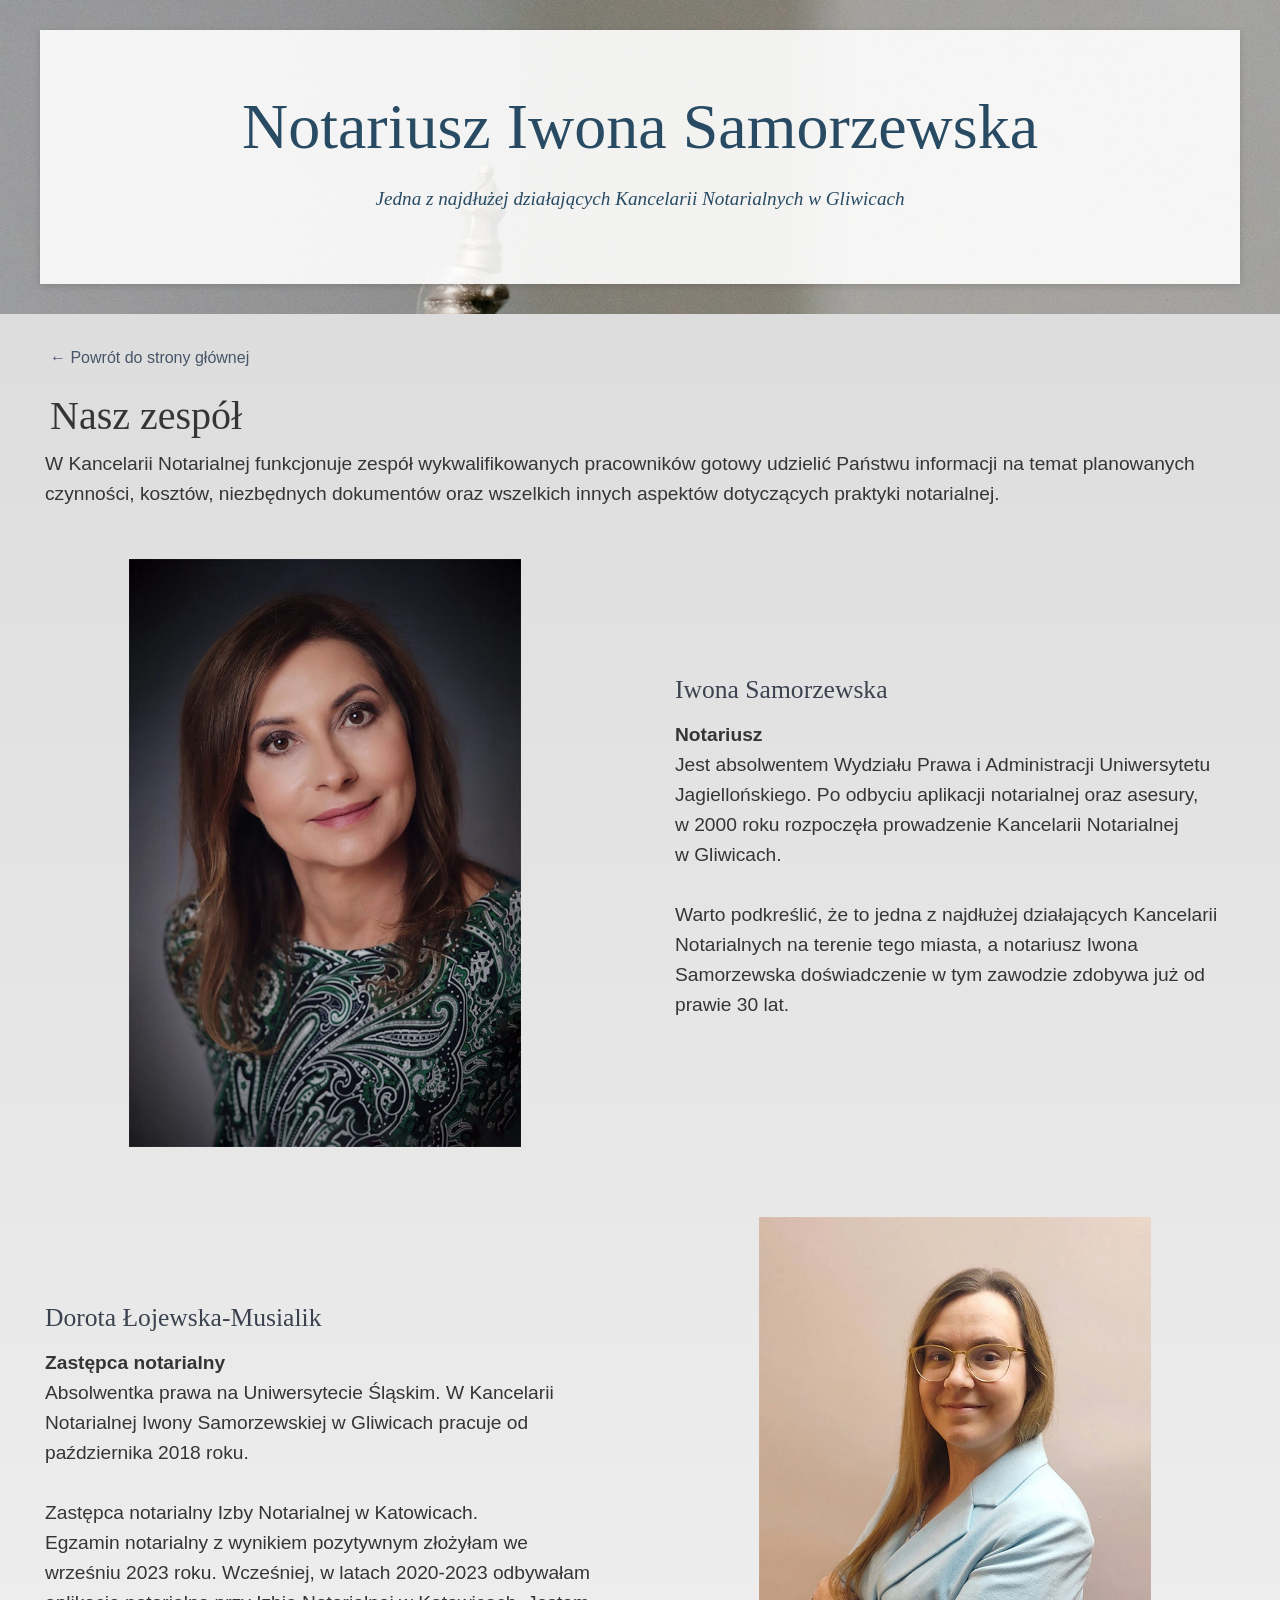
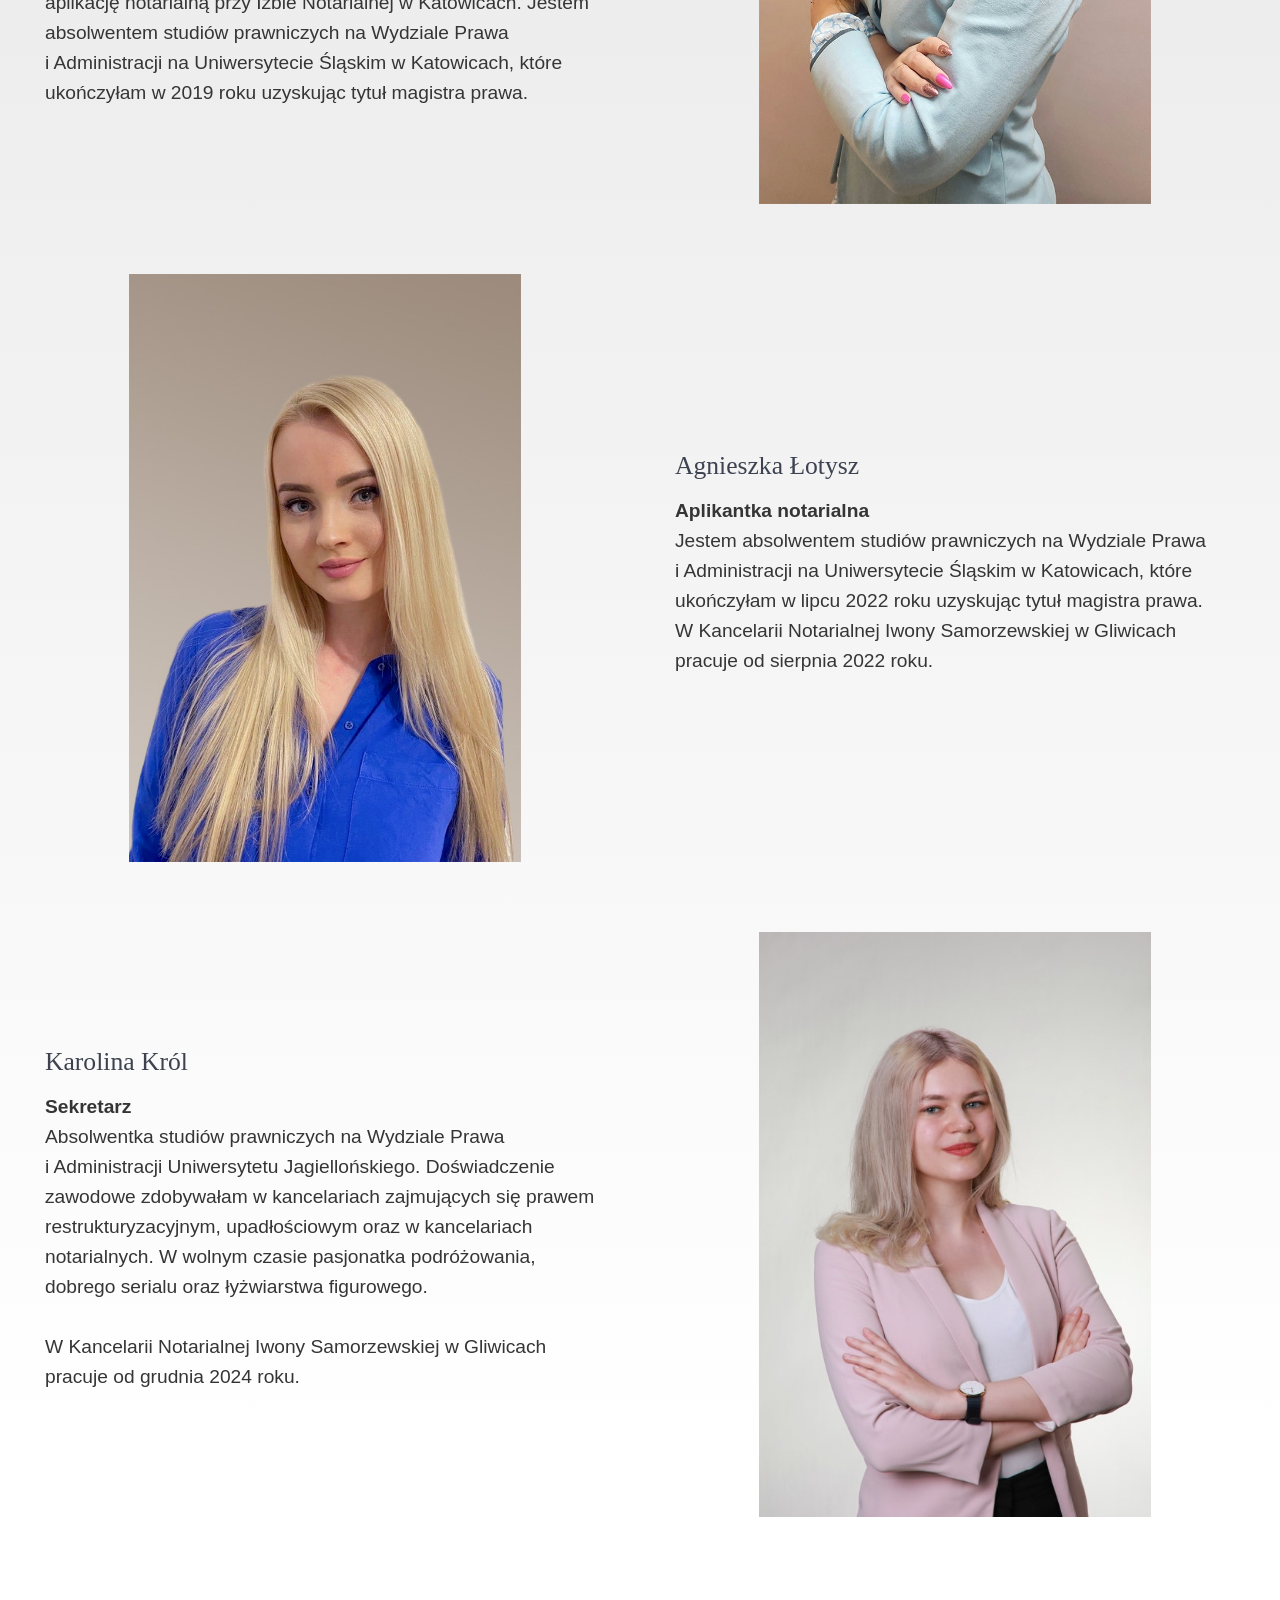
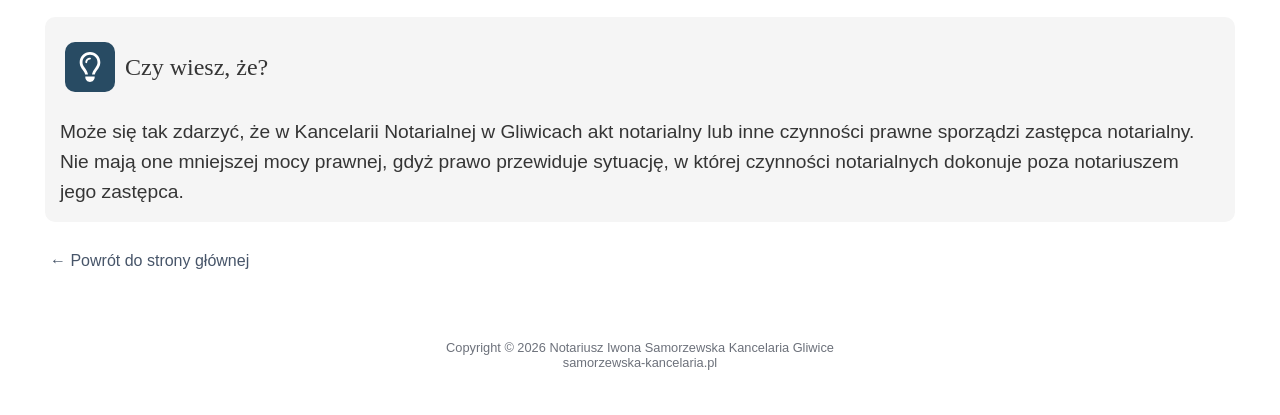
<file: zespol.html>
<!doctype html>
<html lang="pl">
  <head>
    <meta charset="utf-8" />
    <title>Nasz zespół - Notariusz Gliwice Iwona Samorzewska</title>
    <meta name="viewport" content="width=device-width,initial-scale=1" />
    <meta
      name="description"
      content="Zespół Kancelarii Notarialnej Iwony Samorzewskiej, Notariusz Gliwice, ul. Siemińskiego 14/3 - Akty, spadki, sprzedaże, darowizny, poświadczenia"
    />
    <link
      rel="canonical"
      href="https://samorzewska-kancelaria.pl/zespol.html"
    />
    <link rel="icon" type="image/x-icon" href="assets/favicon.ico" />
    <meta property="og:type" content="website" />
    <meta
      property="og:title"
      content="Nasz zespół - Notariusz Gliwice Iwona Samorzewska"
    />
    <meta
      property="og:description"
      content="Zespół Kancelarii Notarialnej Iwony Samorzewskiej, Notariusz Gliwice, ul. Siemińskiego 14/3 - Akty, spadki, sprzedaże, darowizny, poświadczenia"
    />
    <meta
      property="og:site_name"
      content="Notariusz Gliwice Iwona Samorzewska"
    />
    <meta
      property="og:url"
      content="https://samorzewska-kancelaria.pl/zespol.html"
    />
    <meta
      property="og:image"
      content="https://samorzewska-kancelaria.pl/assets/iwona_samorzewska_4x5.jpg"
    />
    <meta property="og:image:type" content="image/jpeg" />
    <meta property="og:image:width" content="800" />
    <meta property="og:image:height" content="1000" />
    <meta property="og:locale" content="pl_PL" />
    <meta name="copyright" content="Notariusz Iwona Samorzewska" />
    <meta name="robots" content="index,follow" />
    <link rel="stylesheet" href="./css/style.css" />
  </head>
  <body id="irkm11">
    <div id="i9b7bd" class="gjs-grid-row">
      <div id="i5htck" class="gjs-grid-column">
        <h1 id="iwy4bh" class="gjs-heading">Notariusz Iwona Samorzewska</h1>
        <div id="io0kzm" class="text-main-content">
          <i id="in95wu"
            >Jedna z najdłużej działających Kancelarii Notarialnych w
            Gliwicach</i
          ><br />
        </div>
      </div>
    </div>
    <div id="isx7jw" class="gjs-grid-row">
      <div id="ii72b4" class="gjs-grid-column">
        <a
          href="https://samorzewska-kancelaria.pl/"
          id="i1st2t"
          title="Notariusz Gliwice Iwona Samorzewska"
          class="gjs-link"
          >← Powrót do strony głównej</a
        >
      </div>
    </div>
    <div id="igoi6j" class="gjs-grid-row">
      <div id="iamdsr" class="gjs-grid-column">
        <div id="irxv68" class="gjs-grid-row">
          <div class="gjs-grid-column">
            <h2 id="ilzsoz" class="gjs-heading">Nasz zespół</h2>
            <div id="i075ih" class="text-main-content">
              W&nbsp;Kancelarii Notarialnej funkcjonuje zespół wykwalifikowanych
              pracowników gotowy udzielić Państwu informacji na temat
              planowanych czynności, kosztów, niezbędnych dokumentów oraz
              wszelkich innych aspektów dotyczących praktyki notarialnej.<br />
            </div>
          </div>
        </div>
        <div id="i7r4pe" class="gjs-grid-row">
          <div id="iu3p81" class="gjs-grid-column">
            <img src="assets/iwona_samorzewska.jpg" id="i6ueju" alt="Notariusz Iwona Samorzewska" loading="lazy" />
          </div>
          <div id="ing7nj" class="gjs-grid-column">
            <h4 id="it0zkq" class="gjs-heading gjs-text-blue">
              Iwona Samorzewska
            </h4>
            <div id="ih7tov" class="text-main-content">
              <b>Notariusz</b><br />Jest absolwentem Wydziału Prawa
              i&nbsp;Administracji Uniwersytetu Jagiellońskiego. Po odbyciu
              aplikacji notarialnej oraz asesury, w&nbsp;2000 roku rozpoczęła
              prowadzenie Kancelarii Notarialnej w&nbsp;Gliwicach.<br /><br />Warto
              podkreślić, że to jedna z najdłużej działających Kancelarii
              Notarialnych na terenie tego miasta, a&nbsp;notariusz Iwona
              Samorzewska doświadczenie w&nbsp;tym zawodzie zdobywa już od
              prawie 30 lat.<br />
            </div>
          </div>
        </div>
        <div id="i5nbjr" class="gjs-grid-row">
          <div id="ibxh14" class="gjs-grid-column">
            <h4 id="ixh3om" class="gjs-heading gjs-text-blue">
              Dorota Łojewska-Musialik
            </h4>
            <div id="i6a9wh" class="text-main-content">
              <b>Zastępca notarialny</b><br />Absolwentka prawa na Uniwersytecie
              Śląskim. W&nbsp;Kancelarii Notarialnej Iwony Samorzewskiej
              w&nbsp;Gliwicach pracuje od października 2018 roku.
              <br /><br />Zastępca notarialny Izby Notarialnej
              w&nbsp;Katowicach.<br />Egzamin notarialny z wynikiem pozytywnym
              złożyłam we wrześniu 2023 roku. Wcześniej, w&nbsp;latach 2020-2023
              odbywałam aplikację notarialną przy Izbie Notarialnej
              w&nbsp;Katowicach. Jestem absolwentem studiów prawniczych na
              Wydziale Prawa i&nbsp;Administracji na Uniwersytecie Śląskim
              w&nbsp;Katowicach, które ukończyłam w&nbsp;2019 roku uzyskując
              tytuł magistra prawa.<br />
            </div>
          </div>
          <div id="i0cp37" class="gjs-grid-column">
            <img src="assets/dorota_lojewska_musialik.jpg" id="ikgek8" alt="Zastępca notarialny Dorota Łojewska-Musialik" loading="lazy" />
          </div>
        </div>
        <div id="i19v49" class="gjs-grid-row">
          <div id="iwz9sh" class="gjs-grid-column">
            <img src="assets/agnieszka__otysz.jpg" id="irr39v" alt="Aplikantka notarialna Agnieszka Łotysz" loading="lazy" />
          </div>
          <div id="iza9q4" class="gjs-grid-column">
            <h4 id="ie8msg" class="gjs-heading gjs-text-blue">
              Agnieszka Łotysz
            </h4>
            <div id="iejc0q" class="text-main-content">
              <b>Aplikantka notarialna</b><br />Jestem absolwentem studiów
              prawniczych na Wydziale Prawa i&nbsp;Administracji na
              Uniwersytecie Śląskim w&nbsp;Katowicach, które ukończyłam
              w&nbsp;lipcu 2022 roku uzyskując tytuł magistra prawa.
              W&nbsp;Kancelarii Notarialnej Iwony Samorzewskiej w&nbsp;Gliwicach
              pracuje od sierpnia 2022 roku. <br />
            </div>
          </div>
        </div>

        <div id="inifee" class="gjs-grid-row">
          <div id="ipb4fi" class="gjs-grid-column">
            <h4 id="itsxv5" class="gjs-heading gjs-text-blue">Karolina Król</h4>
            <div id="igbmgb" class="text-main-content">
              <b>Sekretarz</b><br />
              Absolwentka studiów prawniczych na Wydziale Prawa
              i&nbsp;Administracji Uniwersytetu Jagiellońskiego. Doświadczenie
              zawodowe zdobywałam w&nbsp;kancelariach zajmujących się prawem
              restrukturyzacyjnym, upadłościowym oraz w&nbsp;kancelariach
              notarialnych. W&nbsp;wolnym czasie pasjonatka podróżowania,
              dobrego serialu oraz łyżwiarstwa figurowego. <br /><br />
              W&nbsp;Kancelarii Notarialnej Iwony Samorzewskiej w&nbsp;Gliwicach
              pracuje od grudnia 2024 roku.
            </div>
          </div>
          <div id="iu14zb" class="gjs-grid-column">
            <img src="assets/karolina.jpg" id="i4uhvg" alt="Sekretarz Karolina Król" loading="lazy" />
          </div>
        </div>
      </div>
    </div>
    <div id="iuslks" class="gjs-grid-row">
      <div id="ioa547" class="gjs-grid-column">
        <div id="ipdr92" class="gjs-grid-row">
          <div id="i9cr3x" class="gjs-grid-column feature-item">
            <div id="iwu7ka" class="gjs-grid-row">
              <div id="ir8lsy" class="gjs-grid-column">
                <div
                  data-type-icon
                  id="iy1n6s"
                  class="gjs-icon gjs-feature-icon"
                >
                  <svg height="100%" width="100%" viewBox="0 0 384 512">
                    <path
                      d="M297.2 248.9C311.6 228.3 320 203.2 320 176c0-70.7-57.3-128-128-128S64 105.3 64 176c0 27.2 8.4 52.3 22.8 72.9c3.7 5.3 8.1 11.3 12.8 17.7l0 0c12.9 17.7 28.3 38.9 39.8 59.8c10.4 19 15.7 38.8 18.3 57.5H109c-2.2-12-5.9-23.7-11.8-34.5c-9.9-18-22.2-34.9-34.5-51.8l0 0 0 0c-5.2-7.1-10.4-14.2-15.4-21.4C27.6 247.9 16 213.3 16 176C16 78.8 94.8 0 192 0s176 78.8 176 176c0 37.3-11.6 71.9-31.4 100.3c-5 7.2-10.2 14.3-15.4 21.4l0 0 0 0c-12.3 16.8-24.6 33.7-34.5 51.8c-5.9 10.8-9.6 22.5-11.8 34.5H226.4c2.6-18.7 7.9-38.6 18.3-57.5c11.5-20.9 26.9-42.1 39.8-59.8l0 0 0 0 0 0c4.7-6.4 9-12.4 12.7-17.7zM192 128c-26.5 0-48 21.5-48 48c0 8.8-7.2 16-16 16s-16-7.2-16-16c0-44.2 35.8-80 80-80c8.8 0 16 7.2 16 16s-7.2 16-16 16zm0 384c-44.2 0-80-35.8-80-80V416H272v16c0 44.2-35.8 80-80 80z"
                    ></path>
                  </svg>
                </div>
              </div>
              <div id="ir6upf" class="gjs-grid-column">
                <h3 id="idch9s" class="gjs-heading">Czy wiesz, że?</h3>
              </div>
            </div>
            <div id="iuwbr7" class="text-main-content">
              Może się tak zdarzyć, że w&nbsp;Kancelarii Notarialnej
              w&nbsp;Gliwicach akt notarialny lub inne czynności prawne
              sporządzi zastępca notarialny. Nie mają one mniejszej mocy
              prawnej, gdyż prawo przewiduje sytuację, w&nbsp;której czynności
              notarialnych dokonuje poza notariuszem jego zastępca.
            </div>
          </div>
        </div>
        <a
          href="https://samorzewska-kancelaria.pl/"
          id="i20f0p"
          title="Notariusz Gliwice Iwona Samorzewska"
          class="gjs-link"
          >← Powrót do strony głównej</a
        >
      </div>
    </div>
    <div id="ivxqjw" class="gjs-grid-row">
      <div id="ig1nla" class="gjs-grid-column">
        <div id="i6ku7f" class="gjs-text-blue">
          Copyright © 2026 <a
            href="https://samorzewska-kancelaria.pl/"
            title="Kancelaria Samorzewska Notariusz "
            class="gjs-link"
            >Notariusz</a
          >
          Iwona Samorzewska Kancelaria Gliwice<br /><a
            href="https://samorzewska-kancelaria.pl/"
            id="iw1rh3"
            class="gjs-link"
            >samorzewska-kancelaria.pl</a
          >
        </div>
      </div>
    </div>
  </body>
</html>
</file>
<file: css/style.css>
* {
  box-sizing: border-box;
}
body {
  margin: 0;
}
.gjs-heading {
  margin: 0;
  color: rgb(53, 53, 53);
  font-weight: 100;
  font-family: Georgia, serif;
}
.gjs-grid-column {
  flex: 1 1 0%;
  padding: 5px 0;
  max-width: 1400px;
}
.gjs-grid-row {
  display: flex;
  justify-content: flex-start;
  align-items: stretch;
  flex-direction: row;
  min-height: auto;
  padding: 10px 0;
  padding-top: 30px;
  padding-bottom: 30px;
  padding-left: 5px;
  padding-right: 5px;
}
#iqjl {
  flex: 0 1 auto;
}
.gjs-link {
  vertical-align: top;
  max-width: 100%;
  display: inline-block;
  text-decoration: none;
  color: inherit;
  transition: color 0.3s ease 0s;
}
#irz7b {
  justify-content: center;
  padding-left: 20px;
  padding-right: 20px;
  padding-top: 350px;
  padding-bottom: 350px;
  background-image: url("../assets/background.webp");
  background-position: 0px 0px;
  background-size: 100% auto;
  background-repeat: no-repeat;
  background-attachment: fixed;
  background-origin: border-box;
  min-height: 82px;
  margin-top: 0px;
  margin-right: 0px;
  margin-bottom: 0px;
  margin-left: 0px;
}
#iycz3 {
  max-width: 1200px;
  align-items: center;
  display: flex;
  flex-direction: column;
  gap: 10px;
  margin-top: 0px;
  margin-right: 0px;
  margin-bottom: 0px;
  margin-left: 0px;
  background-color: rgba(255, 255, 255, 0.9);
  padding-top: 60px;
  padding-right: 0px;
  padding-bottom: 60px;
  padding-left: 0px;
  box-shadow: 0 2px 7px 0 rgba(0, 0, 0, 0.14);
}
#irjua {
  font-size: 4rem;
  text-align: center;
  font-family: Georgia, serif;
  color: rgba(40, 75, 99, 100);
}
#itndw {
  padding: 10px;
  max-width: 750px;
  text-align: center;
  font-family: Georgia, serif;
  margin-bottom: 0px;
}
.text-content {
  line-height: 20px;
}
.text-main-content {
  line-height: 30px;
  font-size: 1.2rem;
  margin-top: 0px;
  margin-right: 0px;
  margin-bottom: 70px;
  margin-left: 0px;
  padding-top: 10px;
  padding-right: 208px;
  padding-bottom: 10px;
  padding-left: 0px;
  color: rgb(53, 53, 53);
  text-align: left;
  font-weight: 100;
  font-family: Helvetica, sans-serif;
}
#iau9 {
  font-family: Arial, Helvetica, sans-serif;
  background-image: linear-gradient(180deg, rgba(217, 217, 217, 1), white 84%);
  background-position: 0px 0px;
  background-size: 100% 100%;
  background-repeat: repeat;
  background-attachment: scroll;
  background-origin: padding-box;
  color: #475569;
}
#imymf {
  max-width: 1200px;
  align-items: center;
  display: flex;
  flex-direction: column;
}
#feature-section {
  justify-content: center;
  padding-top: 5px;
  padding-bottom: 5px;
}
#ib541 {
  gap: 100px;
  justify-content: space-between;
  padding-bottom: 0px;
  padding-top: 5px;
}
#i8w4i {
  max-width: 1200px;
  display: flex;
  flex-direction: column;
}
#ioyxg {
  justify-content: center;
  padding-top: 5px;
  padding-bottom: 5px;
}
.gjs-grid-column.feature-item {
  padding-top: 15px;
  padding-right: 15px;
  padding-bottom: 15px;
  padding-left: 15px;
  display: flex;
  flex-direction: column;
  gap: 15px;
  min-width: 30%;
}
#i6fjjy {
  padding: 10px;
  max-width: 1200px;
  margin-bottom: 0px;
  padding-left: 0px;
  padding-right: 0px;
  text-align: left;
  padding-top: 10px;
  padding-bottom: 10px;
  margin-top: 0px;
  margin-right: 0px;
  margin-left: 0px;
}
#infwen {
  max-width: 1200px;
  align-items: center;
  display: flex;
  flex-direction: column;
}
#testimonial-section {
  justify-content: center;
}
.gjs-grid-column.testimonial-item {
  padding-top: 15px;
  padding-right: 15px;
  padding-bottom: 15px;
  padding-left: 15px;
  display: flex;
  flex-direction: column;
  gap: 15px;
  min-width: 45%;
  background-color: rgba(247, 247, 247, 0.23);
  border-top-left-radius: 5px;
  border-top-right-radius: 5px;
  border-bottom-right-radius: 5px;
  border-bottom-left-radius: 5px;
  align-items: flex-start;
  border-top-width: 1px;
  border-right-width: 1px;
  border-bottom-width: 1px;
  border-left-width: 1px;
  border-top-style: solid;
  border-right-style: solid;
  border-bottom-style: solid;
  border-left-style: solid;
  border-top-color: rgba(0, 0, 0, 0.06);
  border-right-color: rgba(0, 0, 0, 0.06);
  border-bottom-color: rgba(0, 0, 0, 0.06);
  border-left-color: rgba(0, 0, 0, 0.06);
}
#ilriti {
  max-width: 1200px;
  display: flex;
  flex-direction: column;
}
#iv3be5 {
  justify-content: center;
  padding-top: 30px;
  padding-left: 20px;
  padding-right: 20px;
  padding-bottom: 30px;
}
#it6g1v {
  padding: 10px;
  text-align: center;
  font-size: 0.8rem;
  margin-top: 0px;
  opacity: 75%;
  color: rgba(60, 66, 79, 100);
  font-family: Helvetica, sans-serif;
}
.gjs-button {
  vertical-align: top;
  max-width: 100%;
  display: inline-block;
  text-decoration: none;
  color: white;
  padding-right: 15px;
  padding-bottom: 10px;
  padding-left: 15px;
  border-top-left-radius: 5px;
  border-top-right-radius: 5px;
  border-bottom-right-radius: 5px;
  border-bottom-left-radius: 5px;
  padding-top: 10px;
  font-size: 1.2rem;
  text-align: center;
  background-image: linear-gradient(
    rgba(40, 75, 99, 100) 1%,
    rgba(40, 75, 99, 100) 100%
  );
  background-position: 0px 0px;
  background-size: 100% 100%;
  background-repeat: repeat;
  background-attachment: scroll;
  background-origin: padding-box;
  font-family: Helvetica, sans-serif;
  font-weight: 100;
}
.gjs-text-blue {
  color: rgba(111, 148, 89, 100);
}
#in201n {
  padding: 10px;
  max-width: 1000px;
  margin-bottom: 35px;
  padding-left: 0px;
  padding-right: 0px;
  text-align: center;
  margin-top: 35px;
}
#ik2rdi {
  max-width: 1200px;
  align-items: center;
  display: flex;
  flex-direction: column;
  padding-top: 50px;
  padding-right: 50px;
  padding-bottom: 50px;
  padding-left: 50px;
  border-top-left-radius: 0px;
  border-top-right-radius: 0px;
  border-bottom-right-radius: 0px;
  border-bottom-left-radius: 0px;
  border-top-width: 0px;
  border-right-width: 0px;
  border-bottom-width: 0px;
  border-left-width: 0px;
  border-top-style: solid;
  border-right-style: solid;
  border-bottom-style: solid;
  border-left-style: solid;
  border-top-color: rgba(0, 0, 0, 0.06);
  border-right-color: rgba(0, 0, 0, 0.06);
  border-bottom-color: rgba(0, 0, 0, 0.06);
  border-left-color: rgba(0, 0, 0, 0.06);
  background-image: radial-gradient(
    515px at 50% 141%,
    rgba(40, 75, 99, 0.22) 10%,
    white 90%
  );
  background-position: 0px 0px;
  background-size: 100% 100%;
  background-repeat: repeat;
  background-attachment: scroll;
  background-origin: padding-box;
  box-shadow: 0px 10px 15px 0 rgba(0, 0, 0, 0.07);
}
#iz29ek {
  justify-content: center;
  padding-bottom: 20px;
  padding-left: 5px;
  padding-right: 5px;
  padding-top: 5px;
}
.gjs-link:hover {
  color: rgba(40, 75, 99, 100);
  text-decoration: underline;
}
.gjs-icon {
  display: inline-block;
  text-decoration: none;
  color: inherit;
  vertical-align: middle;
  fill: currentColor;
  width: 50px;
  height: 50px;
}
.gjs-icon.gjs-feature-icon {
  padding-top: 10px;
  padding-right: 10px;
  padding-bottom: 10px;
  padding-left: 10px;
  background-color: rgba(40, 75, 99, 100);
  color: white;
  border-top-left-radius: 10px;
  border-top-right-radius: 10px;
  border-bottom-right-radius: 10px;
  border-bottom-left-radius: 10px;
}
#i83vu9 {
  font-size: 2.5rem;
  text-align: center;
}
.gjs-heading.gjs-text-blue {
  color: rgba(111, 148, 89, 100);
}
#iko0tr {
  height: 500px;
  margin-top: 0px;
  margin-right: 0px;
  margin-bottom: 0px;
  margin-left: 0px;
  padding-top: 0px;
  padding-right: 0px;
  padding-bottom: 0px;
  padding-left: 0px;
  width: 100%;
}
#i432i {
  color: rgba(40, 75, 99, 100);
}
#ikm9s7 {
  font-size: 1.6rem;
  margin-bottom: 15px;
  color: rgba(60, 66, 79, 100);
  text-align: center;
  width: 100%;
}
#iz0e2s {
  color: rgba(40, 75, 99, 100);
  font-family: Arial, Helvetica, sans-serif;
  font-weight: 600;
}
#i8n0jx {
  font-size: 2.3rem;
  margin-bottom: 10px;
  max-width: 1200px;
  text-align: center;
  padding-top: 0px;
  padding-right: 0px;
  padding-bottom: 0px;
  padding-left: 0px;
  font-family: Helvetica, sans-serif;
  font-weight: 400;
}
#i4ur6t {
  padding: 10px;
  max-width: 1200px;
  padding-left: 0px;
  padding-right: 0px;
  text-align: center;
  margin-bottom: 10px;
}
#itm76f {
  display: flex;
  flex-direction: column;
  align-items: flex-start;
  justify-content: center;
}
#iwhpgh {
  color: black;
  max-width: 100%;
}
#iegcpp {
  gap: 70px;
  justify-content: space-between;
}
#i2bu46 {
  max-width: 1200px;
  align-items: center;
  display: flex;
  flex-direction: column;
}
#i5w2ki {
  justify-content: center;
  padding-top: 30px;
  padding-right: 0px;
  padding-bottom: 30px;
  padding-left: 0px;
  flex-direction: row;
  align-items: stretch;
  display: none;
}
#iafzgg {
  font-size: 1.6rem;
  margin-bottom: 5px;
  color: rgba(60, 66, 79, 100);
  text-align: left;
  width: 100%;
}
#kontakt {
  padding: 10px;
  max-width: 1200px;
  padding-left: 0px;
  padding-right: 0px;
  text-align: left;
  width: 100%;
  margin-bottom: 0px;
}
#i1x47v {
  display: flex;
  flex-direction: column;
  align-items: flex-start;
  justify-content: center;
}
#ipxmyp {
  color: black;
  max-width: 100%;
}
#icwz5z {
  gap: 70px;
  justify-content: space-between;
  padding-bottom: 0px;
}
#ij7fmu {
  display: block;
  flex: 0 1 auto;
}
#ia3ny8 {
  font-size: 1.5rem;
  font-weight: 100;
  display: flex;
}
#in6zqk {
  padding: 10px;
  padding-left: 0px;
  padding-right: 0px;
  margin-top: 0px;
  margin-right: 0px;
  margin-bottom: 0px;
  margin-left: 0px;
  padding-bottom: 0px;
  padding-top: 0px;
}
#i1bokv {
  align-items: stretch;
  text-align: left;
}
#iipnnj {
  padding: 10px;
  padding-left: 0px;
  padding-right: 0px;
  text-align: left;
  margin-bottom: 0px;
  padding-bottom: 0px;
  padding-top: 0px;
}
#iyznvm {
  padding: 10px;
  padding-left: 0px;
  padding-right: 0px;
  text-align: left;
  margin-bottom: 0px;
  padding-bottom: 0px;
  padding-top: 0px;
}
#i6vc68 {
  width: 100%;
  flex-wrap: wrap;
  justify-content: flex-start;
  gap: 10px;
}
#ia7zu9 {
  padding-top: 5px;
  padding-right: 5px;
  padding-bottom: 5px;
  padding-left: 5px;
}
#ie5135 {
  padding-top: 5px;
  padding-right: 0px;
  padding-bottom: 5px;
  padding-left: 0px;
  flex: 0 0 auto;
  align-self: center;
}
#iev1pf {
  padding-top: 10px;
  padding-right: 10px;
  padding-bottom: 10px;
  padding-left: 10px;
  align-self: center;
}
#iiixob {
  padding-top: 5px;
  padding-right: 0px;
  padding-bottom: 5px;
  padding-left: 0px;
  flex: 0 0 auto;
  align-self: center;
}
#io3fhf {
  font-size: 1.5rem;
  font-weight: 100;
  display: flex;
}
#iyng1k {
  padding-top: 10px;
  padding-right: 10px;
  padding-bottom: 10px;
  padding-left: 10px;
  align-self: center;
}
#inju0h {
  padding-top: 5px;
  padding-right: 5px;
  padding-bottom: 5px;
  padding-left: 5px;
}
#iwgl8h {
  padding-top: 5px;
  padding-right: 0px;
  padding-bottom: 5px;
  padding-left: 0px;
  flex: 0 0 auto;
  align-self: center;
}
#ik79fr {
  font-size: 1.5rem;
  font-weight: 100;
  display: flex;
}
#iou8wk {
  padding-top: 10px;
  padding-right: 10px;
  padding-bottom: 10px;
  padding-left: 10px;
  align-self: center;
}
#inkpuw {
  padding-top: 5px;
  padding-right: 5px;
  padding-bottom: 5px;
  padding-left: 5px;
}
#iiwuk6 {
  font-size: 1.5rem;
}
#imnaog {
  display: block;
  flex: 0 1 auto;
}
#iwveu3 {
  padding-top: 5px;
  padding-right: 0px;
  padding-bottom: 5px;
  padding-left: 0px;
  flex: 0 0 auto;
  align-self: center;
}
#ijqs14 {
  padding-top: 10px;
  padding-right: 10px;
  padding-bottom: 10px;
  padding-left: 10px;
  align-self: center;
}
#iu48d7 {
  padding-top: 5px;
  padding-right: 5px;
  padding-bottom: 5px;
  padding-left: 5px;
}
#iw0j2l {
  font-size: 2.5rem;
  margin-bottom: 0px;
  text-align: left;
  padding-left: 5px;
}
.gjs-container {
  width: 90%;
  margin: 0 auto;
  max-width: 1200px;
}
.gjs-section {
  display: flex;
  padding: 50px 0;
}
#i3zyr9 {
  display: none;
}
#i6m3ug {
  display: block;
  flex: 0 1 auto;
}
#ilstbv {
  padding-top: 5px;
  padding-right: 0px;
  padding-bottom: 5px;
  padding-left: 0px;
  flex: 0 0 auto;
  align-self: center;
}
#i9slge {
  font-size: 1.5rem;
  font-weight: 100;
  display: flex;
}
#iz9nbk {
  padding-top: 10px;
  padding-right: 10px;
  padding-bottom: 10px;
  padding-left: 10px;
  align-self: center;
}
#i92jei {
  padding-top: 5px;
  padding-right: 5px;
  padding-bottom: 5px;
  padding-left: 5px;
}
#im99va {
  padding: 10px;
  padding-left: 0px;
  padding-right: 0px;
  margin-top: 0px;
  margin-right: 0px;
  margin-bottom: 0px;
  margin-left: 0px;
  padding-bottom: 0px;
  padding-top: 0px;
  font-size: 1rem;
}
#imc34h {
  align-items: stretch;
  text-align: left;
  background-color: rgb(245, 245, 245);
  border-top-left-radius: 10px;
  border-top-right-radius: 10px;
  border-bottom-right-radius: 10px;
  border-bottom-left-radius: 10px;
}
#i2trwh {
  width: 100%;
  flex-wrap: wrap;
  justify-content: flex-start;
  gap: 20px;
}
#i893as {
  max-width: 1200px;
  display: flex;
  flex-direction: column;
}
#i3wzvd {
  justify-content: center;
  padding-bottom: 10px;
  padding-top: 10px;
}
#iaaw5b {
  display: block;
  flex: 0 1 auto;
}
#iixhp3 {
  padding-top: 5px;
  padding-right: 0px;
  padding-bottom: 5px;
  padding-left: 0px;
  flex: 0 0 auto;
  align-self: center;
}
#ikkn52 {
  font-size: 1.5rem;
  font-weight: 100;
  display: flex;
}
#iw6r2l {
  padding-top: 10px;
  padding-right: 10px;
  padding-bottom: 10px;
  padding-left: 10px;
  align-self: center;
}
#iq52ki {
  padding-top: 5px;
  padding-right: 5px;
  padding-bottom: 5px;
  padding-left: 5px;
}
#i20wmw {
  padding: 10px;
  padding-left: 0px;
  padding-right: 0px;
  margin-top: 0px;
  margin-right: 0px;
  margin-bottom: 0px;
  margin-left: 0px;
  padding-bottom: 0px;
  padding-top: 0px;
}
#it7rvf {
  align-items: stretch;
  text-align: left;
  background-color: rgb(245, 245, 245);
  border-top-left-radius: 10px;
  border-top-right-radius: 10px;
  border-bottom-right-radius: 10px;
  border-bottom-left-radius: 10px;
}
#i9x5qd {
  display: block;
  flex: 0 1 auto;
}
#i0eq8l {
  padding-top: 5px;
  padding-right: 0px;
  padding-bottom: 5px;
  padding-left: 0px;
  flex: 0 0 auto;
  align-self: center;
}
#i344xj {
  font-size: 1.5rem;
  font-weight: 100;
  display: flex;
}
#ihusx2 {
  padding-top: 10px;
  padding-right: 10px;
  padding-bottom: 10px;
  padding-left: 10px;
  align-self: center;
}
#ig61dq {
  padding-top: 5px;
  padding-right: 5px;
  padding-bottom: 5px;
  padding-left: 5px;
}
#idzgiq {
  padding: 10px;
  padding-left: 0px;
  padding-right: 0px;
  margin-top: 0px;
  margin-right: 0px;
  margin-bottom: 0px;
  margin-left: 0px;
  padding-bottom: 0px;
  padding-top: 0px;
}
#ikp7jg {
  align-items: stretch;
  text-align: left;
  background-color: rgb(245, 245, 245);
  border-top-left-radius: 10px;
  border-top-right-radius: 10px;
  border-bottom-right-radius: 10px;
  border-bottom-left-radius: 10px;
}
#ixpxmy {
  font-size: 4rem;
  text-align: center;
  font-family: Georgia, serif;
  color: rgba(40, 75, 99, 100);
}
#i6ajej {
  color: rgba(40, 75, 99, 100);
}
#iohgij {
  padding: 10px;
  max-width: 750px;
  text-align: center;
  font-family: Georgia, serif;
  margin-bottom: 0px;
}
#i0w288 {
  max-width: 1200px;
  align-items: center;
  display: flex;
  flex-direction: column;
  gap: 10px;
  margin-top: 0px;
  margin-right: 0px;
  margin-bottom: 0px;
  margin-left: 0px;
  background-color: rgba(255, 255, 255, 0.9);
  padding-top: 60px;
  padding-right: 0px;
  padding-bottom: 60px;
  padding-left: 0px;
  box-shadow: 0 2px 7px 0 rgba(0, 0, 0, 0.14);
}
#i5jj3f {
  justify-content: center;
  padding-left: 20px;
  padding-right: 20px;
  background-image: url("../assets/background.webp");
  background-position: 0px 0px;
  background-size: 100% auto;
  background-repeat: no-repeat;
  background-attachment: fixed;
  background-origin: border-box;
  min-height: 82px;
  margin-top: 0px;
  margin-right: 0px;
  margin-bottom: 0px;
  margin-left: 0px;
}
#is8x5k {
  padding: 10px;
  padding-left: 0px;
  padding-right: 0px;
  text-align: left;
  margin-bottom: 0px;
  padding-bottom: 0px;
  padding-top: 0px;
}
#i4khwd {
  display: block;
  flex: 0 1 auto;
}
#ia1gti {
  padding-top: 5px;
  padding-right: 0px;
  padding-bottom: 5px;
  padding-left: 0px;
  flex: 0 0 auto;
  align-self: center;
}
#iyhp32 {
  font-size: 1.5rem;
  font-weight: 100;
  display: flex;
}
#i22dgq {
  padding-top: 10px;
  padding-right: 10px;
  padding-bottom: 10px;
  padding-left: 10px;
  align-self: center;
}
#i2cf8l {
  padding-top: 5px;
  padding-right: 5px;
  padding-bottom: 5px;
  padding-left: 5px;
}
#ixw6g6 {
  padding: 10px;
  padding-left: 0px;
  padding-right: 0px;
  margin-top: 0px;
  margin-right: 0px;
  margin-bottom: 0px;
  margin-left: 0px;
  padding-bottom: 0px;
  padding-top: 0px;
}
#idgiq5 {
  align-items: stretch;
  text-align: left;
  background-color: rgb(245, 245, 245);
  border-top-left-radius: 10px;
  border-top-right-radius: 10px;
  border-bottom-right-radius: 10px;
  border-bottom-left-radius: 10px;
}
#iqavu9 {
  padding-top: 5px;
  padding-right: 0px;
  padding-bottom: 5px;
  padding-left: 0px;
  flex: 0 0 auto;
  align-self: center;
}
#i0umzo {
  font-size: 1.5rem;
}
#isvjhp {
  font-size: 1.5rem;
  font-weight: 100;
  display: flex;
}
#i2gkdi {
  padding-top: 10px;
  padding-right: 10px;
  padding-bottom: 10px;
  padding-left: 10px;
  align-self: center;
}
#ihjgkz {
  padding-top: 5px;
  padding-right: 5px;
  padding-bottom: 5px;
  padding-left: 5px;
}
#it0km1 {
  padding: 10px;
  padding-left: 0px;
  padding-right: 0px;
  text-align: left;
  margin-bottom: 0px;
  padding-bottom: 0px;
  padding-top: 0px;
}
#i2q014 {
  width: 100%;
  flex-wrap: wrap;
  justify-content: flex-start;
  gap: 10px;
  padding-top: 20px;
  padding-bottom: 20px;
}
#i29bvd {
  max-width: 1200px;
  display: flex;
  flex-direction: column;
}
#iexyea {
  justify-content: center;
  padding-top: 20px;
  padding-bottom: 10px;
}
#izk4u9 {
  display: block;
  flex: 0 1 auto;
}
#iqumsa {
  padding-top: 5px;
  padding-right: 0px;
  padding-bottom: 5px;
  padding-left: 0px;
  flex: 0 0 auto;
  align-self: center;
}
#i9rswu {
  font-size: 2.5rem;
  margin-bottom: 0px;
  text-align: left;
  padding-left: 5px;
}
#i8f5dq {
  padding-top: 10px;
  padding-right: 10px;
  padding-bottom: 10px;
  padding-left: 10px;
  align-self: center;
}
#i3gyyn {
  padding-top: 5px;
  padding-right: 5px;
  padding-bottom: 5px;
  padding-left: 5px;
}
#i11isi {
  padding: 10px;
  max-width: 1200px;
  margin-bottom: 0px;
  padding-left: 0px;
  padding-right: 0px;
  text-align: left;
  padding-top: 10px;
  padding-bottom: 10px;
  margin-top: 0px;
  margin-right: 0px;
  margin-left: 0px;
}
#ib31qi {
  gap: 100px;
  justify-content: space-between;
  padding-bottom: 0px;
}
#io03wa {
  color: black;
  max-width: 100%;
}
#ioje9j {
  font-size: 1.6rem;
  margin-bottom: 5px;
  color: rgba(60, 66, 79, 100);
  text-align: left;
  width: 100%;
}
#ic805g {
  padding: 10px;
  max-width: 1200px;
  padding-left: 0px;
  padding-right: 0px;
  text-align: left;
  width: 100%;
  margin-bottom: 0px;
}
#iw8igc {
  display: flex;
  flex-direction: column;
  align-items: flex-start;
  justify-content: center;
}
#i6dsop {
  gap: 70px;
  justify-content: space-between;
}
#i14g8f {
  max-width: 1200px;
  align-items: center;
  display: flex;
  flex-direction: column;
}
#ig9yfb {
  justify-content: center;
  display: none;
}
#itglin {
  padding: 10px;
  text-align: center;
  font-size: 0.8rem;
  margin-top: 0px;
  opacity: 75%;
  color: rgba(60, 66, 79, 100);
  font-family: Helvetica, sans-serif;
}
#id1q4e {
  max-width: 1200px;
  display: flex;
  flex-direction: column;
}
#i6vj39 {
  justify-content: center;
  padding-top: 30px;
  padding-left: 20px;
  padding-right: 20px;
  padding-bottom: 30px;
}
#ik2rdj {
  font-family: Arial, Helvetica, sans-serif;
  background-image: linear-gradient(180deg, rgba(217, 217, 217, 1), white 84%);
  background-position: 0px 0px;
  background-size: 100% 100%;
  background-repeat: repeat;
  background-attachment: scroll;
  background-origin: padding-box;
  color: #475569;
}
#iic2tn {
  padding-top: 5px;
  padding-right: 0px;
  padding-bottom: 5px;
  padding-left: 0px;
  flex: 0 0 auto;
  align-self: center;
}
#iss1wt {
  font-size: 1.5rem;
  font-weight: 100;
  display: flex;
}
#iggz9a {
  padding-top: 10px;
  padding-right: 10px;
  padding-bottom: 10px;
  padding-left: 10px;
  align-self: center;
}
#iqbnbg {
  padding-top: 5px;
  padding-right: 5px;
  padding-bottom: 5px;
  padding-left: 5px;
}
#ibpsbn {
  display: block;
  flex: 0 1 auto;
}
#i2umto {
  display: block;
  flex: 0 1 auto;
}
#icjnet {
  font-family: Helvetica, sans-serif;
  font-weight: 100;
  font-size: 1.2rem;
}
#i4vpkz {
  font-family: Helvetica, sans-serif;
  font-weight: 100;
  font-size: 1.2rem;
}
#i0z46g {
  font-family: Helvetica, sans-serif;
  font-weight: 100;
  font-size: 1.2rem;
}
#in0x7y {
  font-family: Helvetica, sans-serif;
  font-weight: 100;
  font-size: 1.2rem;
}
#ie279j {
  font-family: Helvetica, sans-serif;
  font-weight: 100;
  font-size: 1.2rem;
}
#imt6xh {
  font-size: 1.5rem;
  font-weight: 100;
  display: flex;
  padding-top: 20px;
}
#im5nax {
  background-color: rgb(245, 245, 245);
  border-top-left-radius: 10px;
  border-top-right-radius: 10px;
  border-bottom-right-radius: 10px;
  border-bottom-left-radius: 10px;
}
#iswxen {
  background-color: rgb(245, 245, 245);
  border-top-left-radius: 10px;
  border-top-right-radius: 10px;
  border-bottom-right-radius: 10px;
  border-bottom-left-radius: 10px;
}
#i62ur6 {
  padding-top: 10px;
  padding-bottom: 10px;
  padding-left: 5px;
  padding-right: 5px;
  flex-direction: column;
}
#i0w9uv {
  padding-top: 10px;
  padding-bottom: 10px;
}
#id95ce {
  color: rgb(53, 53, 53);
}
#irpswd {
  padding-top: 10px;
  padding-bottom: 10px;
}
#igkhfl {
  line-height: 30px;
}
#ip259s {
  color: rgb(53, 53, 53);
}
#imlnd9 {
  font-family: Helvetica, sans-serif;
  font-weight: 100;
  font-size: 1.2rem;
}
#iw8tfd {
  padding-top: 10px;
  padding-bottom: 10px;
}
#iq4i0b {
  padding-top: 10px;
  padding-bottom: 10px;
}
#islvjh {
  padding-top: 30px;
  padding-bottom: 0px;
  flex-direction: column;
  align-items: stretch;
  padding-left: 5px;
  padding-right: 5px;
}
#iml9qb {
  padding-top: 10px;
  padding-bottom: 10px;
}
#i2mz5r {
  display: block;
  flex: 0 1 auto;
}
#ihyklm {
  padding-top: 5px;
  padding-right: 0px;
  padding-bottom: 5px;
  padding-left: 0px;
  flex: 0 0 auto;
  align-self: center;
}
#if8cqh {
  font-size: 1.5rem;
  font-weight: 100;
  display: flex;
}
#igoiet {
  padding-top: 10px;
  padding-right: 10px;
  padding-bottom: 10px;
  padding-left: 10px;
  align-self: center;
}
#i89qwk {
  padding-top: 5px;
  padding-right: 5px;
  padding-bottom: 5px;
  padding-left: 5px;
}
#i8u20z {
  padding: 10px;
  padding-left: 0px;
  padding-right: 0px;
  text-align: left;
  margin-bottom: 0px;
  padding-bottom: 0px;
  padding-top: 0px;
}
#i8o9le {
  background-color: rgb(245, 245, 245);
  border-top-left-radius: 10px;
  border-top-right-radius: 10px;
  border-bottom-right-radius: 10px;
  border-bottom-left-radius: 10px;
}
#ia1fhr {
  display: block;
  flex: 0 1 auto;
}
#i9vsyj {
  padding-top: 5px;
  padding-right: 0px;
  padding-bottom: 5px;
  padding-left: 0px;
  flex: 0 0 auto;
  align-self: center;
}
#i7fhnl {
  font-size: 1.5rem;
  font-weight: 100;
  display: flex;
}
#insg2q {
  padding-top: 10px;
  padding-right: 10px;
  padding-bottom: 10px;
  padding-left: 10px;
  align-self: center;
}
#i3crhf {
  padding-top: 5px;
  padding-right: 5px;
  padding-bottom: 5px;
  padding-left: 5px;
}
#i45byk {
  padding: 10px;
  padding-left: 0px;
  padding-right: 0px;
  margin-top: 0px;
  margin-right: 0px;
  margin-bottom: 0px;
  margin-left: 0px;
  padding-bottom: 0px;
  padding-top: 0px;
}
#i2u097 {
  align-items: stretch;
  text-align: left;
  background-color: rgb(245, 245, 245);
  border-top-left-radius: 10px;
  border-top-right-radius: 10px;
  border-bottom-right-radius: 10px;
  border-bottom-left-radius: 10px;
}
#ibb74x {
  display: block;
  flex: 0 1 auto;
}
#i34rbb {
  padding-top: 5px;
  padding-right: 0px;
  padding-bottom: 5px;
  padding-left: 0px;
  flex: 0 0 auto;
  align-self: center;
}
#ikgl6l {
  font-size: 1.5rem;
}
#ilvgak {
  font-size: 1.5rem;
  font-weight: 100;
  display: flex;
}
#i818lw {
  padding-top: 10px;
  padding-right: 10px;
  padding-bottom: 10px;
  padding-left: 10px;
  align-self: center;
}
#irmp5s {
  padding-top: 5px;
  padding-right: 5px;
  padding-bottom: 5px;
  padding-left: 5px;
}
#ihwmb3 {
  padding: 10px;
  padding-left: 0px;
  padding-right: 0px;
  text-align: left;
  margin-bottom: 0px;
  padding-bottom: 0px;
  padding-top: 0px;
}
#i43ygq {
  background-color: rgb(245, 245, 245);
  border-top-left-radius: 10px;
  border-top-right-radius: 10px;
  border-bottom-right-radius: 10px;
  border-bottom-left-radius: 10px;
}
#iq194j {
  width: 100%;
  flex-wrap: wrap;
  justify-content: flex-start;
  gap: 10px;
}
#iifwvk {
  display: block;
  flex: 0 1 auto;
}
#ie5xpr {
  padding-top: 5px;
  padding-right: 0px;
  padding-bottom: 5px;
  padding-left: 0px;
  flex: 0 0 auto;
  align-self: center;
}
#iyizrf {
  font-size: 1.5rem;
  font-weight: 100;
  display: flex;
}
#ijif21 {
  padding-top: 10px;
  padding-right: 10px;
  padding-bottom: 10px;
  padding-left: 10px;
  align-self: center;
}
#iti2q1 {
  padding-top: 5px;
  padding-right: 5px;
  padding-bottom: 5px;
  padding-left: 5px;
}
#ih2r8b {
  padding: 10px;
  padding-left: 0px;
  padding-right: 0px;
  text-align: left;
  margin-bottom: 0px;
  padding-bottom: 0px;
  padding-top: 0px;
}
#ina7vw {
  background-color: rgb(245, 245, 245);
  border-top-left-radius: 10px;
  border-top-right-radius: 10px;
  border-bottom-right-radius: 10px;
  border-bottom-left-radius: 10px;
}
#iv2kkd {
  display: block;
  flex: 0 1 auto;
}
#i9paeh {
  padding-top: 5px;
  padding-right: 0px;
  padding-bottom: 5px;
  padding-left: 0px;
  flex: 0 0 auto;
  align-self: center;
}
#iuzhmv {
  font-size: 1.5rem;
  font-weight: 100;
  display: flex;
}
#ia8s9c {
  padding-top: 10px;
  padding-right: 10px;
  padding-bottom: 10px;
  padding-left: 10px;
  align-self: center;
}
#i4shjd {
  padding-top: 5px;
  padding-right: 5px;
  padding-bottom: 5px;
  padding-left: 5px;
}
#inn7lg {
  padding: 10px;
  padding-left: 0px;
  padding-right: 0px;
  text-align: left;
  margin-bottom: 0px;
  padding-bottom: 0px;
  padding-top: 0px;
}
#issddx {
  background-color: rgb(245, 245, 245);
  border-top-left-radius: 10px;
  border-top-right-radius: 10px;
  border-bottom-right-radius: 10px;
  border-bottom-left-radius: 10px;
}
#i10xll {
  padding-bottom: 5px;
}
#iymjcj {
  padding-top: 10px;
  padding-bottom: 10px;
}
#ikqk04 {
  padding-top: 10px;
  padding-bottom: 10px;
}
#i3zxpu {
  line-height: 30px;
}
#igicdo {
  padding: 10px;
  padding-left: 0px;
  padding-right: 0px;
  text-align: left;
  margin-bottom: 0px;
  padding-bottom: 0px;
  padding-top: 0px;
}
#imcwqo {
  color: rgb(53, 53, 53);
}
#i4kxvj {
  font-family: Helvetica, sans-serif;
  font-weight: 100;
  font-size: 1.2rem;
}
#i1q681 {
  padding-top: 10px;
  padding-bottom: 10px;
}
#i67uq4 {
  color: rgb(53, 53, 53);
}
#iptu9n {
  color: rgb(53, 53, 53);
}
#izu6yf {
  color: rgb(53, 53, 53);
}
#i4gdfk {
  color: rgb(53, 53, 53);
}
#id1c1h {
  color: black;
  max-width: 100%;
}
#iyqc2n {
  color: black;
  max-width: 100%;
}
#i1fdza {
  line-height: 30px;
}
#iokc7e {
  line-height: 30px;
}
#i6h5xr {
  line-height: 30px;
}
#i5t04s {
  line-height: 30px;
}
#ibtpdt {
  line-height: 30px;
}
#iyspkw {
  line-height: 30px;
}
#ic9jtd {
  line-height: 30px;
}
#ikdfjx {
  line-height: 30px;
}
#itiskm {
  line-height: 30px;
}
#i311lr {
  line-height: 30px;
}
#irbukj {
  line-height: 30px;
}
#igk7bi {
  line-height: 30px;
}
#iyc54n {
  line-height: 30px;
}
#iiss2m {
  line-height: 30px;
}
#ije90h {
  line-height: 30px;
}
#ied5q7 {
  line-height: 30px;
}
#ig1keh {
  line-height: 30px;
}
#i8vzna {
  line-height: 30px;
}
#i9o8hs {
  line-height: 30px;
}
#irsunh {
  line-height: 30px;
}
#il2oio {
  line-height: 30px;
}
#ihiy2h {
  line-height: 30px;
}
#if9crt {
  line-height: 30px;
}
#ioa7m4 {
  line-height: 30px;
}
#iyyvjm {
  line-height: 30px;
}
#ijkzqa {
  line-height: 30px;
}
#i527ml {
  line-height: 30px;
}
#ie75yg {
  line-height: 30px;
}
#i4ejo3 {
  line-height: 30px;
}
#iv5mpg {
  line-height: 30px;
}
#imj0ii {
  line-height: 30px;
}
#imx9nm {
  line-height: 30px;
}
#igip2j {
  line-height: 30px;
}
#ixl2bk {
  line-height: 30px;
}
#i79egh {
  line-height: 30px;
}
#ignaky {
  line-height: 30px;
}
#inrl1v {
  line-height: 30px;
}
#ikf9zg {
  line-height: 30px;
}
#iqen57 {
  line-height: 30px;
}
#iy6vy8 {
  line-height: 30px;
}
#iqtsoz {
  line-height: 30px;
}
#ixn7vi {
  line-height: 30px;
}
#ibnqfv {
  line-height: 30px;
}
#ivfv41 {
  line-height: 30px;
}
#ip7zks {
  line-height: 30px;
}
#ixsiol {
  line-height: 30px;
}
#iiqbwk {
  padding: 10px;
}
#irhvjq {
  padding: 10px;
}
#ih1apo {
  width: 100%;
}
#i7kfhg {
  width: 100%;
}
#i07x4i {
  font-size: 1.6rem;
  margin-bottom: 15px;
  color: rgba(60, 66, 79, 100);
  text-align: center;
  width: 100%;
}
#ig8kqv {
  color: rgba(40, 75, 99, 100);
  font-family: Arial, Helvetica, sans-serif;
  font-weight: 600;
}
#iso4pj {
  font-size: 2.3rem;
  margin-bottom: 10px;
  max-width: 1200px;
  text-align: center;
  padding-top: 0px;
  padding-right: 0px;
  padding-bottom: 0px;
  padding-left: 0px;
  font-family: Helvetica, sans-serif;
  font-weight: 400;
}
#i1wssf {
  padding: 10px;
  max-width: 1200px;
  padding-left: 0px;
  padding-right: 0px;
  text-align: center;
  margin-bottom: 10px;
}
#i43nxt {
  display: flex;
  flex-direction: column;
  align-items: center;
  justify-content: center;
}
#iwgwt5 {
  display: flex;
  justify-content: flex-start;
}
#iszhx2 {
  background-image: linear-gradient(
    rgba(40, 75, 99, 100) 1%,
    rgba(40, 75, 99, 100) 100%
  );
  background-position: 0px 0px;
  background-size: 100% 100%;
  background-repeat: repeat;
  background-attachment: scroll;
  background-origin: padding-box;
}
#i3pixy {
  width: 100%;
  flex-wrap: wrap;
  justify-content: flex-start;
  gap: 10px;
  padding-bottom: 10px;
}
#ic14th {
  max-width: 1200px;
  display: flex;
  flex-direction: column;
}
#iy3gvg {
  justify-content: center;
  padding-top: 5px;
  padding-bottom: 5px;
}
#i6sl0p {
  align-items: center;
}
#if8xew {
  color: black;
  max-width: 80%;
}
#iwy4bh {
  font-size: 4rem;
  text-align: center;
  font-family: Georgia, serif;
  color: rgba(40, 75, 99, 100);
}
#in95wu {
  color: rgba(40, 75, 99, 100);
}
#io0kzm {
  padding: 10px;
  max-width: 750px;
  text-align: center;
  font-family: Georgia, serif;
  margin-bottom: 0px;
}
#i5htck {
  max-width: 1200px;
  align-items: center;
  display: flex;
  flex-direction: column;
  gap: 10px;
  margin-top: 0px;
  margin-right: 0px;
  margin-bottom: 0px;
  margin-left: 0px;
  background-color: rgba(255, 255, 255, 0.9);
  padding-top: 60px;
  padding-right: 0px;
  padding-bottom: 60px;
  padding-left: 0px;
  box-shadow: 0 2px 7px 0 rgba(0, 0, 0, 0.14);
}
#i9b7bd {
  justify-content: center;
  padding-left: 20px;
  padding-right: 20px;
  background-image: url("../assets/background.webp");
  background-position: 0px 0px;
  background-size: 100% auto;
  background-repeat: no-repeat;
  background-attachment: fixed;
  background-origin: border-box;
  min-height: 82px;
  margin-top: 0px;
  margin-right: 0px;
  margin-bottom: 0px;
  margin-left: 0px;
}
#i1st2t {
  padding: 10px;
}
#ii72b4 {
  max-width: 1200px;
  display: flex;
  flex-direction: column;
}
#isx7jw {
  justify-content: center;
  padding-top: 20px;
  padding-bottom: 0px;
}
#ilzsoz {
  font-size: 2.5rem;
  margin-bottom: 0px;
  text-align: left;
  padding-left: 5px;
}
#i075ih {
  padding: 10px;
  max-width: 1200px;
  margin-bottom: 0px;
  padding-left: 0px;
  padding-right: 0px;
  text-align: left;
  padding-top: 10px;
  padding-bottom: 10px;
  margin-top: 0px;
  margin-right: 0px;
  margin-left: 0px;
}
#irxv68 {
  gap: 100px;
  justify-content: space-between;
  padding-bottom: 0px;
  padding-top: 0px;
}
#i6ueju {
  color: black;
  max-width: 70%;
}
#it0zkq {
  font-size: 1.6rem;
  margin-bottom: 5px;
  color: rgba(60, 66, 79, 100);
  text-align: left;
  width: 100%;
}
#ih7tov {
  padding: 10px;
  max-width: 1200px;
  padding-left: 0px;
  padding-right: 0px;
  text-align: left;
  width: 100%;
  margin-bottom: 0px;
}
#ing7nj {
  display: flex;
  flex-direction: column;
  align-items: flex-start;
  justify-content: center;
}
#i7r4pe {
  gap: 70px;
  justify-content: space-between;
}
#iamdsr {
  max-width: 1200px;
  align-items: center;
  display: flex;
  flex-direction: column;
}
#igoi6j {
  justify-content: center;
  padding-top: 0px;
}
#i6ku7f {
  padding: 10px;
  text-align: center;
  font-size: 0.8rem;
  margin-top: 0px;
  opacity: 75%;
  color: rgba(60, 66, 79, 100);
  font-family: Helvetica, sans-serif;
}
#ig1nla {
  max-width: 1200px;
  display: flex;
  flex-direction: column;
}
#ivxqjw {
  justify-content: center;
  padding-top: 30px;
  padding-left: 20px;
  padding-right: 20px;
  padding-bottom: 30px;
}
#irkm11 {
  font-family: Arial, Helvetica, sans-serif;
  background-image: linear-gradient(180deg, rgba(217, 217, 217, 1), white 84%);
  background-position: 0px 0px;
  background-size: 100% 100%;
  background-repeat: repeat;
  background-attachment: scroll;
  background-origin: padding-box;
  color: #475569;
}
#irr39v {
  color: black;
  max-width: 70%;
}
#ie8msg {
  font-size: 1.6rem;
  margin-bottom: 5px;
  color: rgba(60, 66, 79, 100);
  text-align: left;
  width: 100%;
}
#iejc0q {
  padding: 10px;
  max-width: 1200px;
  padding-left: 0px;
  padding-right: 0px;
  text-align: left;
  width: 100%;
  margin-bottom: 0px;
}
#iza9q4 {
  display: flex;
  flex-direction: column;
  align-items: flex-start;
  justify-content: center;
}
#i19v49 {
  gap: 70px;
  justify-content: space-between;
}
#i4uhvg {
  color: black;
  max-width: 70%;
}
#itsxv5 {
  font-size: 1.6rem;
  margin-bottom: 5px;
  color: rgba(60, 66, 79, 100);
  text-align: left;
  width: 100%;
}
#igbmgb {
  padding: 10px;
  max-width: 1200px;
  padding-left: 0px;
  padding-right: 0px;
  text-align: left;
  width: 100%;
  margin-bottom: 0px;
}
#ipb4fi {
  display: flex;
  flex-direction: column;
  align-items: flex-start;
  justify-content: center;
}
#inifee {
  gap: 70px;
  justify-content: space-between;
}
#ikgek8 {
  color: black;
  max-width: 70%;
}
#ixh3om {
  font-size: 1.6rem;
  margin-bottom: 5px;
  color: rgba(60, 66, 79, 100);
  text-align: left;
  width: 100%;
}
#i6a9wh {
  padding: 10px;
  max-width: 1200px;
  padding-left: 0px;
  padding-right: 0px;
  text-align: left;
  width: 100%;
  margin-bottom: 0px;
}
#ibxh14 {
  display: flex;
  flex-direction: column;
  align-items: flex-start;
  justify-content: center;
}
#i5nbjr {
  gap: 70px;
  justify-content: space-between;
}
#i0cp37 {
  display: flex;
  justify-content: center;
}
#iwz9sh {
  display: flex;
  justify-content: center;
}
#iu3p81 {
  display: flex;
  justify-content: center;
}
#iu14zb {
  display: flex;
  justify-content: center;
}
#i20f0p {
  padding: 10px;
}
#iy1n6s {
  display: block;
  flex: 0 1 auto;
}
#ir8lsy {
  padding-top: 5px;
  padding-right: 0px;
  padding-bottom: 5px;
  padding-left: 0px;
  flex: 0 0 auto;
  align-self: center;
}
#idch9s {
  font-size: 1.5rem;
  font-weight: 100;
  display: flex;
}
#ir6upf {
  padding-top: 10px;
  padding-right: 10px;
  padding-bottom: 10px;
  padding-left: 10px;
  align-self: center;
}
#iwu7ka {
  padding-top: 5px;
  padding-right: 5px;
  padding-bottom: 5px;
  padding-left: 5px;
}
#iuwbr7 {
  padding: 10px;
  padding-left: 0px;
  padding-right: 0px;
  text-align: left;
  margin-bottom: 0px;
  padding-bottom: 0px;
  padding-top: 0px;
}
#i9cr3x {
  background-color: rgb(245, 245, 245);
  border-top-left-radius: 10px;
  border-top-right-radius: 10px;
  border-bottom-right-radius: 10px;
  border-bottom-left-radius: 10px;
}
#ipdr92 {
  width: 100%;
  flex-wrap: wrap;
  justify-content: flex-start;
  gap: 10px;
  padding-top: 20px;
  padding-bottom: 20px;
}
#ioa547 {
  max-width: 1200px;
  display: flex;
  flex-direction: column;
}
#iuslks {
  justify-content: center;
  padding-top: 5px;
  padding-bottom: 10px;
}
@media (max-width: 992px) {
  .gjs-grid-row {
    flex-direction: column;
  }
  #iyd2 {
    flex-direction: row;
  }
  #iv3be5 {
    padding-top: 15px;
    padding-right: 15px;
    padding-bottom: 15px;
    padding-left: 15px;
  }
  #infwen {
    padding-top: 15px;
    padding-right: 15px;
    padding-bottom: 15px;
    padding-left: 15px;
  }
  #ib541 {
    padding-top: 0px;
    padding-right: 15px;
    padding-bottom: 0px;
    padding-left: 15px;
  }
  #iegcpp {
    padding-top: 15px;
    padding-right: 15px;
    padding-bottom: 0px;
    padding-left: 15px;
    gap: 5px;
  }
  #icwz5z {
    padding-top: 15px;
    padding-right: 15px;
    padding-bottom: 15px;
    padding-left: 15px;
    gap: 5px;
  }
  #ie5135 {
    display: block;
    flex: 0 1 auto;
  }
  #ia7zu9 {
    flex-direction: row;
  }
  #inju0h {
    flex-direction: row;
  }
  #inkpuw {
    flex-direction: row;
  }
  #iu48d7 {
    flex-direction: row;
  }
  #ilstbv {
    display: block;
    flex: 0 1 auto;
  }
  #i92jei {
    flex-direction: row;
  }
  #iixhp3 {
    display: block;
    flex: 0 1 auto;
  }
  #iq52ki {
    flex-direction: row;
  }
  #i0eq8l {
    display: block;
    flex: 0 1 auto;
  }
  #ig61dq {
    flex-direction: row;
  }
  #irz7b {
    padding-top: 100px;
    padding-bottom: 100px;
    background-image: url("../assets/background.webp");
    background-position: 65% 65%;
    background-size: 130% auto;
    background-repeat: no-repeat;
    background-attachment: scroll;
    background-origin: border-box;
  }
  #i6vc68 {
    padding-top: 0px;
    padding-bottom: 0px;
  }
  #ioyxg {
    padding-top: 10px;
    padding-bottom: 10px;
  }
  #i5w2ki {
    padding-top: 10px;
    padding-bottom: 10px;
  }
  #feature-section {
    padding-top: 10px;
    padding-bottom: 0px;
  }
  #i2trwh {
    gap: 10px;
  }
  #i3wzvd {
    padding-bottom: 0px;
    padding-top: 0px;
  }
  #testimonial-section {
    padding-top: 0px;
    padding-bottom: 0px;
  }
  #iuspmx {
    flex-direction: row;
  }
  #i5jj3f {
    padding-top: 100px;
    padding-bottom: 100px;
    background-image: url("../assets/background.webp");
    background-position: 65% 65%;
    background-size: 130% auto;
    background-repeat: no-repeat;
    background-attachment: scroll;
    background-origin: border-box;
  }
  #ia1gti {
    display: block;
    flex: 0 1 auto;
  }
  #i2cf8l {
    flex-direction: row;
  }
  #ihjgkz {
    flex-direction: row;
  }
  #i2q014 {
    padding-top: 0px;
    padding-bottom: 0px;
  }
  #iexyea {
    padding-top: 10px;
    padding-bottom: 10px;
  }
  #i3gyyn {
    flex-direction: row;
  }
  #ib31qi {
    padding-top: 0px;
    padding-right: 15px;
    padding-bottom: 0px;
    padding-left: 15px;
  }
  #i6dsop {
    padding-top: 15px;
    padding-right: 15px;
    padding-bottom: 15px;
    padding-left: 15px;
    gap: 5px;
  }
  #ig9yfb {
    padding-top: 10px;
    padding-bottom: 0px;
  }
  #i6vj39 {
    padding-top: 15px;
    padding-right: 15px;
    padding-bottom: 15px;
    padding-left: 15px;
  }
  #iqbnbg {
    flex-direction: row;
  }
  #i89qwk {
    flex-direction: row;
  }
  #i9vsyj {
    display: block;
    flex: 0 1 auto;
  }
  #i3crhf {
    flex-direction: row;
  }
  #irmp5s {
    flex-direction: row;
  }
  #iq194j {
    padding-top: 0px;
    padding-bottom: 0px;
  }
  #iti2q1 {
    flex-direction: row;
  }
  #i4shjd {
    flex-direction: row;
  }
  #iyqc2n {
    max-width: 100%;
  }
  #iiqbwk {
    padding-bottom: 20px;
  }
  #irhvjq {
    padding-bottom: 20px;
  }
  #i3pixy {
    padding-top: 0px;
    padding-bottom: 0px;
  }
  #iy3gvg {
    padding-top: 10px;
    padding-bottom: 10px;
  }
  #il00eu {
    flex-direction: row;
  }
  #i9b7bd {
    padding-top: 100px;
    padding-bottom: 100px;
    background-image: url("../assets/background.webp");
    background-position: 65% 65%;
    background-size: 130% auto;
    background-repeat: no-repeat;
    background-attachment: scroll;
    background-origin: border-box;
  }
  #i1st2t {
    padding-bottom: 10px;
  }
  #isx7jw {
    padding-top: 10px;
    padding-bottom: 10px;
  }
  #irxv68 {
    padding-top: 0px;
    padding-right: 15px;
    padding-bottom: 0px;
    padding-left: 15px;
  }
  #i7r4pe {
    padding-top: 15px;
    padding-right: 15px;
    padding-bottom: 15px;
    padding-left: 15px;
    gap: 5px;
  }
  #igoi6j {
    padding-top: 0px;
    padding-bottom: 0px;
  }
  #ivxqjw {
    padding-top: 15px;
    padding-right: 15px;
    padding-bottom: 15px;
    padding-left: 15px;
  }
  #i19v49 {
    padding-top: 15px;
    padding-right: 15px;
    padding-bottom: 15px;
    padding-left: 15px;
    gap: 5px;
    flex-direction: column-reverse;
  }
  #inifee {
    padding-top: 15px;
    padding-right: 15px;
    padding-bottom: 15px;
    padding-left: 15px;
    gap: 5px;
  }
  #i5nbjr {
    padding-top: 15px;
    padding-right: 15px;
    padding-bottom: 15px;
    padding-left: 15px;
    gap: 5px;
    flex-direction: column-reverse;
  }
  #i20f0p {
    padding-bottom: 0px;
    padding-top: 30px;
  }
  #iwu7ka {
    flex-direction: row;
  }
  #ipdr92 {
    padding-top: 0px;
    padding-bottom: 0px;
  }
  #iuslks {
    padding-top: 10px;
    padding-bottom: 10px;
  }
}
@media (max-width: 768px) {
  #infwen {
    padding-left: 15px;
    padding-right: 15px;
    padding-top: 15px;
    padding-bottom: 15px;
  }
  #feature-section {
    padding-top: 15px;
    padding-right: 15px;
    padding-bottom: 15px;
    padding-left: 15px;
  }
  #iv3be5 {
    padding-top: 15px;
    padding-right: 15px;
    padding-bottom: 15px;
    padding-left: 15px;
  }
  #i5w2ki {
    padding-top: 15px;
    padding-right: 15px;
    padding-bottom: 15px;
    padding-left: 15px;
  }
  #irz7b {
    padding-top: 100px;
    padding-bottom: 100px;
    background-image: url("../assets/background.webp");
    background-position: 65% 65%;
    background-size: 130% auto;
    background-repeat: no-repeat;
    background-attachment: scroll;
    background-origin: border-box;
  }
  #i3wzvd {
    padding-top: 10px;
    padding-bottom: 10px;
  }
  #testimonial-section {
    padding-top: 10px;
    padding-bottom: 10px;
  }
  #i5jj3f {
    padding-top: 100px;
    padding-bottom: 100px;
    background-image: url("../assets/background.webp");
    background-position: 65% 65%;
    background-size: 130% auto;
    background-repeat: no-repeat;
    background-attachment: scroll;
    background-origin: border-box;
  }
  #ig9yfb {
    padding-top: 15px;
    padding-right: 15px;
    padding-bottom: 15px;
    padding-left: 15px;
  }
  #i6vj39 {
    padding-top: 15px;
    padding-right: 15px;
    padding-bottom: 15px;
    padding-left: 15px;
  }
  #id1c1h {
    display: flex;
  }
  #i9b7bd {
    padding-top: 100px;
    padding-bottom: 100px;
    background-image: url("../assets/background.webp");
    background-position: 65% 65%;
    background-size: 130% auto;
    background-repeat: no-repeat;
    background-attachment: scroll;
    background-origin: border-box;
  }
  #igoi6j {
    padding-top: 15px;
    padding-right: 15px;
    padding-bottom: 15px;
    padding-left: 15px;
  }
  #ivxqjw {
    padding-top: 15px;
    padding-right: 15px;
    padding-bottom: 15px;
    padding-left: 15px;
  }
}
@media (max-width: 480px) {
  #ie5135 {
    align-self: center;
  }
  #iiixob {
    align-self: center;
  }
  #iwgl8h {
    align-self: center;
  }
  #iwveu3 {
    align-self: center;
  }
  #ilstbv {
    align-self: center;
  }
  #iixhp3 {
    align-self: center;
  }
  #i0eq8l {
    align-self: center;
  }
  #irz7b {
    padding-top: 180px;
    padding-bottom: 180px;
    background-image: url("../assets/background.webp");
    background-position: 65% 65%;
    background-size: 300% auto;
    background-repeat: no-repeat;
    background-attachment: scroll;
    background-origin: border-box;
  }
  #irjua {
    font-size: 3rem;
  }
  #i2trwh {
    padding-bottom: 0px;
  }
  #feature-section {
    padding-bottom: 0px;
    padding-top: 0px;
  }
  #i5w2ki {
    padding-bottom: 0px;
    padding-top: 0px;
  }
  #ioyxg {
    padding-bottom: 0px;
  }
  #ikn4ld {
    padding-top: 10px;
    padding-right: 10px;
    padding-bottom: 10px;
    padding-left: 10px;
  }
  #i1bokv {
    padding-top: 10px;
    padding-right: 10px;
    padding-bottom: 10px;
    padding-left: 10px;
  }
  #icxbyd {
    padding-top: 10px;
    padding-right: 10px;
    padding-bottom: 10px;
    padding-left: 10px;
  }
  #ixpxmy {
    font-size: 3rem;
  }
  #i5jj3f {
    padding-top: 180px;
    padding-bottom: 180px;
    background-image: url("../assets/background.webp");
    background-position: 65% 65%;
    background-size: 300% auto;
    background-repeat: no-repeat;
    background-attachment: scroll;
    background-origin: border-box;
  }
  #im5nax {
    padding-top: 10px;
    padding-right: 10px;
    padding-bottom: 10px;
    padding-left: 10px;
  }
  #ia1gti {
    align-self: center;
  }
  #idgiq5 {
    padding-top: 10px;
    padding-right: 10px;
    padding-bottom: 10px;
    padding-left: 10px;
  }
  #iqavu9 {
    align-self: center;
  }
  #iswxen {
    padding-top: 10px;
    padding-right: 10px;
    padding-bottom: 10px;
    padding-left: 10px;
  }
  #iexyea {
    padding-bottom: 0px;
  }
  #iqumsa {
    align-self: center;
  }
  #ig9yfb {
    padding-bottom: 0px;
    padding-top: 0px;
  }
  #iic2tn {
    align-self: center;
  }
  #ihyklm {
    align-self: center;
  }
  #i8o9le {
    padding-top: 10px;
    padding-right: 10px;
    padding-bottom: 10px;
    padding-left: 10px;
  }
  #i9vsyj {
    align-self: center;
  }
  #i2u097 {
    padding-top: 10px;
    padding-right: 10px;
    padding-bottom: 10px;
    padding-left: 10px;
  }
  #i34rbb {
    align-self: center;
  }
  #i43ygq {
    padding-top: 10px;
    padding-right: 10px;
    padding-bottom: 10px;
    padding-left: 10px;
  }
  #ie5xpr {
    align-self: center;
  }
  #ina7vw {
    padding-top: 10px;
    padding-right: 10px;
    padding-bottom: 10px;
    padding-left: 10px;
  }
  #i9paeh {
    align-self: center;
  }
  #issddx {
    padding-top: 10px;
    padding-right: 10px;
    padding-bottom: 10px;
    padding-left: 10px;
  }
  #i6sl0p {
    padding-top: 10px;
    padding-right: 10px;
    padding-bottom: 10px;
    padding-left: 10px;
  }
  #iy3gvg {
    padding-bottom: 0px;
  }
  #iwy4bh {
    font-size: 3rem;
  }
  #i9b7bd {
    padding-top: 180px;
    padding-bottom: 180px;
    background-image: url("../assets/background.webp");
    background-position: 65% 65%;
    background-size: 300% auto;
    background-repeat: no-repeat;
    background-attachment: scroll;
    background-origin: border-box;
  }
  #isx7jw {
    padding-bottom: 0px;
  }
  #igoi6j {
    padding-bottom: 0px;
    padding-top: 0px;
  }
  #ir8lsy {
    align-self: center;
  }
  #i9cr3x {
    padding-top: 10px;
    padding-right: 10px;
    padding-bottom: 10px;
    padding-left: 10px;
  }
  #iuslks {
    padding-bottom: 0px;
  }
}
</file>
